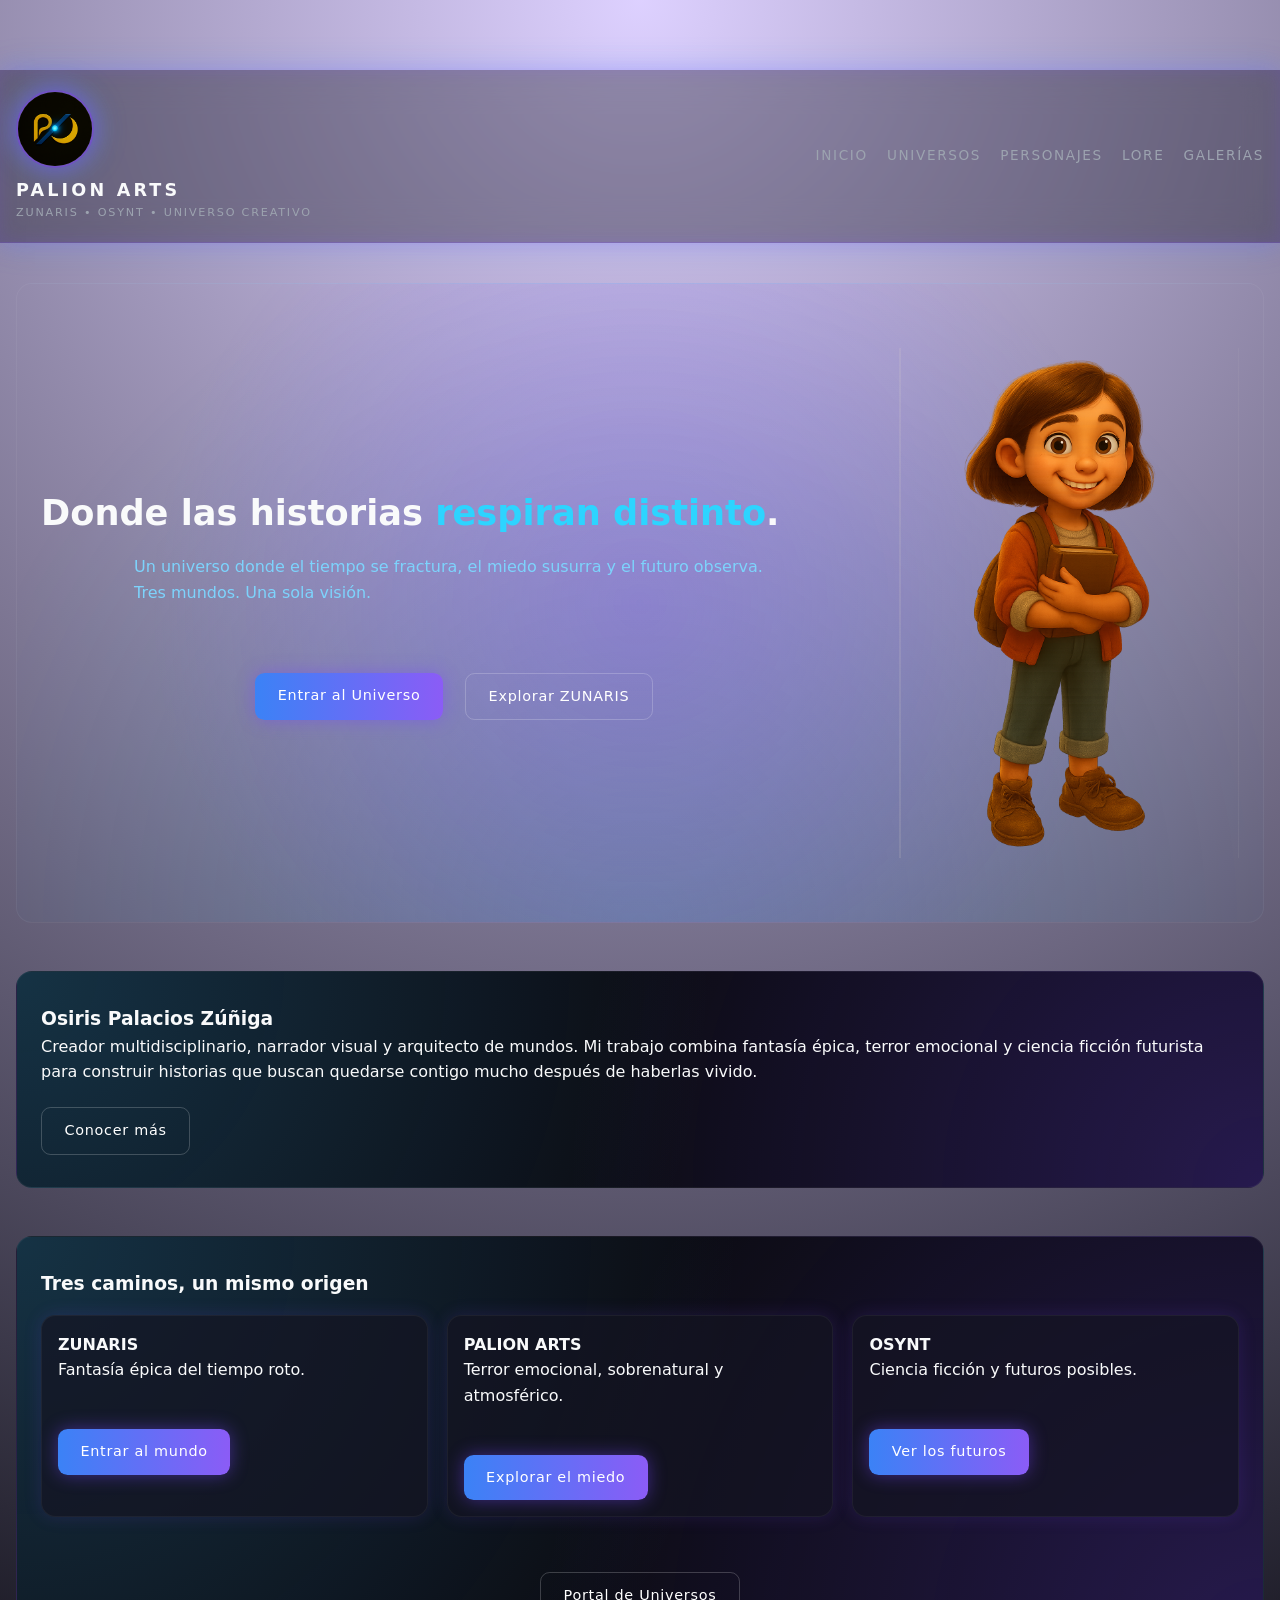
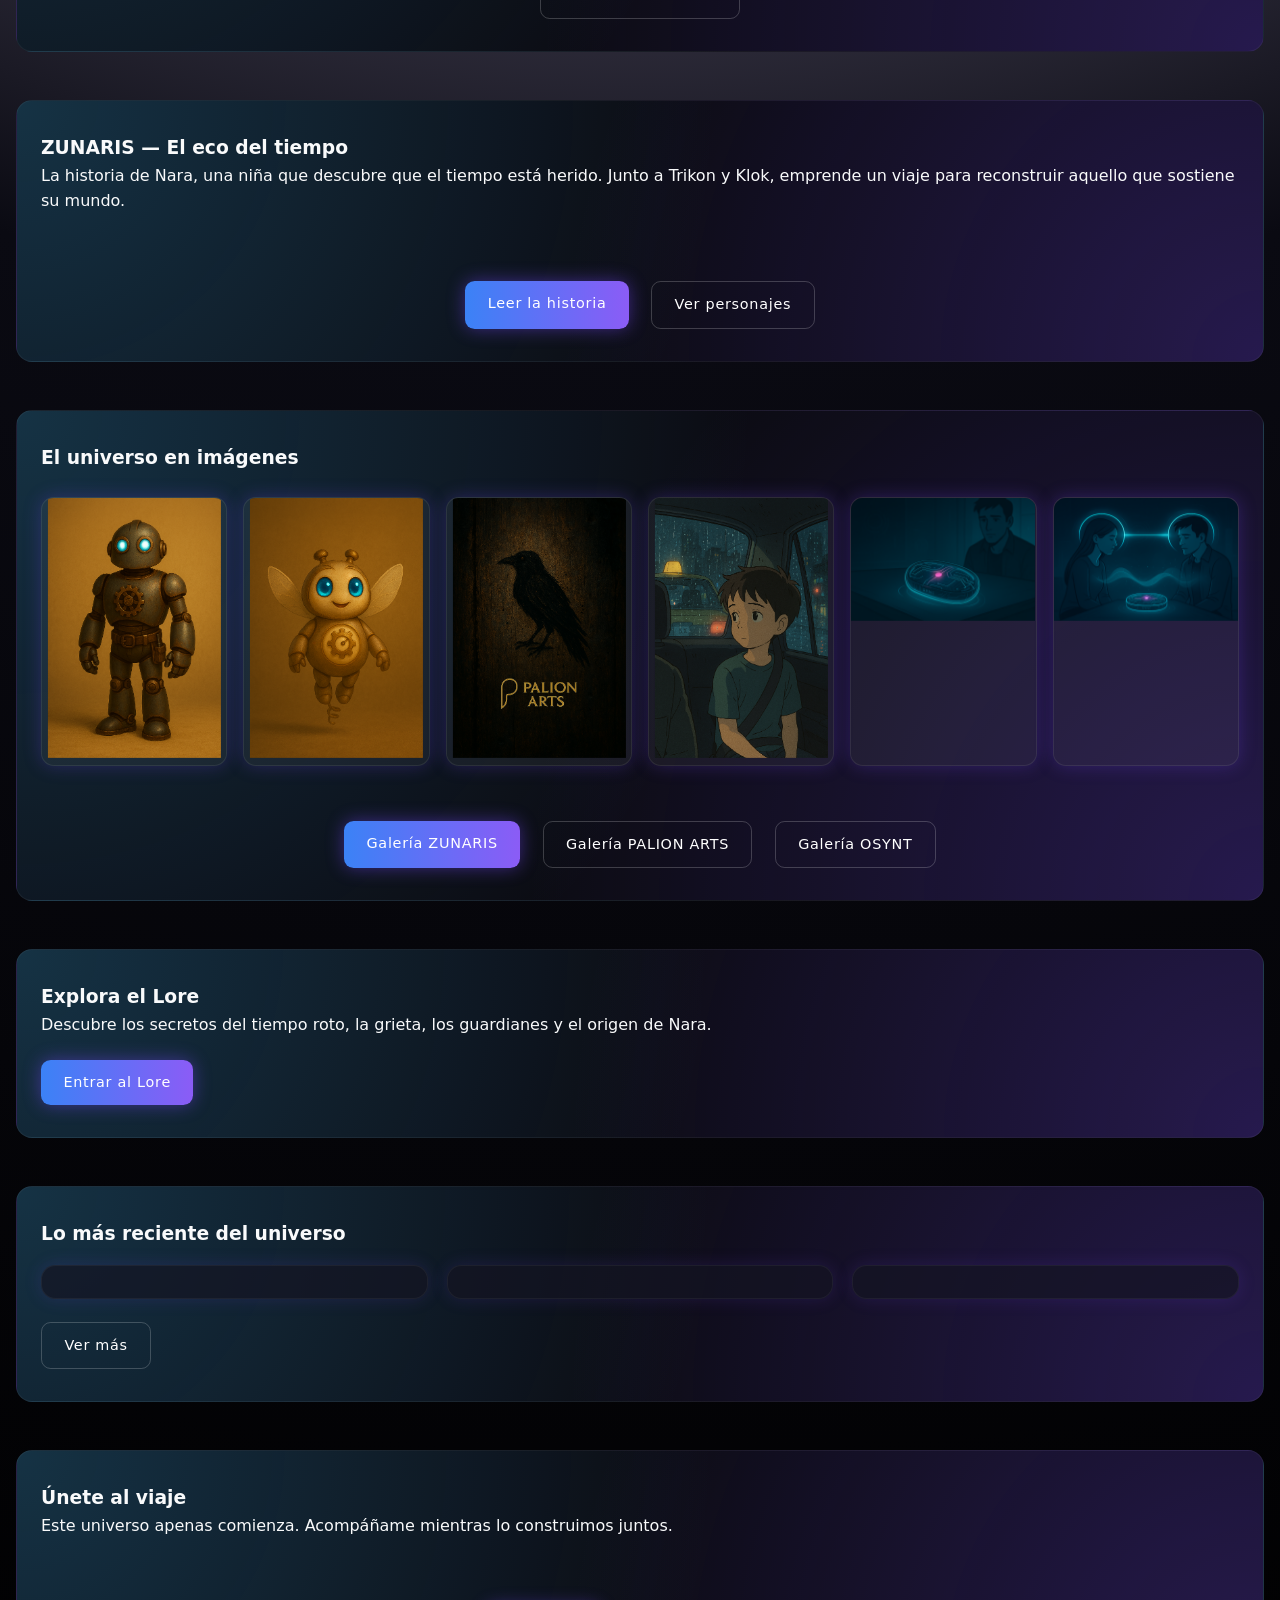
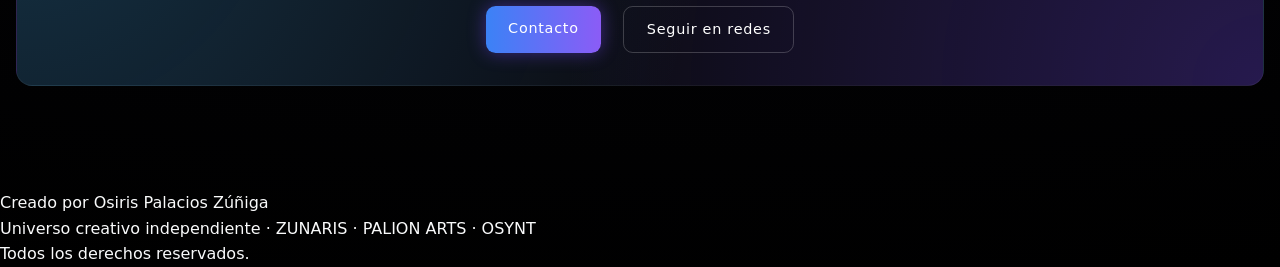
<file: index.html>
<!DOCTYPE html>
<html lang="es">
<head>
    <meta charset="UTF-8">
    <title>PALION ARTS | ZUNARIS • OSYNT</title>
    <meta name="viewport" content="width=device-width, initial-scale=1.0">

    <link rel="stylesheet" href="styles.css?v=40">
</head>

<body>

<div class="main-header">
    <div class="container header-inner">
        <div class="brand">
            <img src="fusion-logo.png" class="logo-img">
            <div class="brand-text">
                <h1>PALION ARTS</h1>
                <span>ZUNARIS • OSYNT • UNIVERSO CREATIVO</span>
            </div>
        </div>

        <nav>
            <ul>
                <li><a href="index.html">Inicio</a></li>
                <li><a href="universos.html">Universos</a></li>
                <li><a href="personajes.html">Personajes</a></li>
                <li><a href="lore.html">Lore</a></li>
                <li><a href="galerias.html">Galerías</a></li>
            </ul>
        </nav>
    </div>
</div>

<main class="container">

<section class="hero-home" id="inicio">
    <div class="hero-content">
        <div class="hero-text">
            <h2>Donde las historias <span>respiran distinto</span>.</h2>
            <p class="hero-subtitle">
                Un universo donde el tiempo se fractura, el miedo susurra y el futuro observa.
                Tres mundos. Una sola visión.
            </p>
            <div class="hero-buttons">
                <a href="universos.html" class="btn-primary">Entrar al Universo</a>
                <a href="#zunaris" class="btn-secondary">Explorar ZUNARIS</a>
            </div>
        </div>

        <div class="hero-nara">
            <img src="nara-1.png" alt="Nara" class="nara-hero-img">
        </div>
    </div>
</section>

<section class="creator">
    <h3>Osiris Palacios Zúñiga</h3>
    <p class="muted">
        Creador multidisciplinario, narrador visual y arquitecto de mundos.
        Mi trabajo combina fantasía épica, terror emocional y ciencia ficción futurista
        para construir historias que buscan quedarse contigo mucho después de haberlas vivido.
    </p>
    <a href="#sobre-mi" class="btn-secondary">Conocer más</a>
</section>

<section id="universo" class="brands">
    <h3>Tres caminos, un mismo origen</h3>

    <div class="grid-3">
        <div class="card">
            <h4>ZUNARIS</h4>
            <p class="muted">Fantasía épica del tiempo roto.</p>
            <a href="#zunaris" class="btn-primary">Entrar al mundo</a>
        </div>

        <div class="card">
            <h4>PALION ARTS</h4>
            <p class="muted">Terror emocional, sobrenatural y atmosférico.</p>
            <a href="#palion" class="btn-primary">Explorar el miedo</a>
        </div>

        <div class="card">
            <h4>OSYNT</h4>
            <p class="muted">Ciencia ficción y futuros posibles.</p>
            <a href="#osynt" class="btn-primary">Ver los futuros</a>
        </div>
    </div>

    <div class="hero-buttons" style="margin-top: 2rem;">
        <a href="universos.html" class="btn-secondary">Portal de Universos</a>
    </div>
</section>

<section class="featured-story">
    <h3>ZUNARIS — El eco del tiempo</h3>
    <p class="muted">
        La historia de Nara, una niña que descubre que el tiempo está herido.
        Junto a Trikon y Klok, emprende un viaje para reconstruir aquello que sostiene su mundo.
    </p>
    <div class="hero-buttons">
        <a href="#zunaris" class="btn-primary">Leer la historia</a>
        <a href="personajes.html" class="btn-secondary">Ver personajes</a>
    </div>
</section>

<section class="gallery-preview" id="galeria">
    <h3>El universo en imágenes</h3>

    <div class="gallery-grid">

        <div class="gallery-item" data-title="Klok">
            <img src="klok.png" alt="Klok - ZUNARIS">
        </div>

        <div class="gallery-item" data-title="Minutíe">
            <img src="minutie.png" alt="Minutíe - ZUNARIS">
        </div>

        <div class="gallery-item" data-title="El Cuervo">
            <img src="frame-6-el-cuervo.png" alt="Palion Arts - Cuervo">
        </div>

        <div class="gallery-item" data-title="La Casa">
            <img src="la-casa-1.png" alt="Palion Arts - La Casa">
        </div>

        <div class="gallery-item" data-title="Sync 1">
            <img src="frame-2-sync.png" alt="OSYNT - Sync 1">
        </div>

        <div class="gallery-item" data-title="Sync 2">
            <img src="frame-3-sync.png" alt="OSYNT - Sync 2">
        </div>

    </div>

    <div class="hero-buttons" style="margin-top: 2rem;">
        <a href="galeria-zunaris.html" class="btn-primary">Galería ZUNARIS</a>
        <a href="galeria-palion.html" class="btn-secondary">Galería PALION ARTS</a>
        <a href="galeria-osynt.html" class="btn-secondary">Galería OSYNT</a>
    </div>
</section>

<section class="lore-portal">
    <h3>Explora el Lore</h3>
    <p class="muted">
        Descubre los secretos del tiempo roto, la grieta, los guardianes y el origen de Nara.
    </p>
    <a href="lore.html" class="btn-primary">Entrar al Lore</a>
</section>

<section class="latest">
    <h3>Lo más reciente del universo</h3>
    <div class="grid-3">
        <div class="card small-card"></div>
        <div class="card small-card"></div>
        <div class="card small-card"></div>
    </div>
    <a href="#novedades" class="btn-secondary">Ver más</a>
</section>

<section class="cta-final">
    <h3>Únete al viaje</h3>
    <p class="muted">
        Este universo apenas comienza. Acompáñame mientras lo construimos juntos.
    </p>
    <div class="hero-buttons">
        <a href="#contacto" class="btn-primary">Contacto</a>
        <a href="#redes" class="btn-secondary">Seguir en redes</a>
    </div>
</section>

</main>

<footer>
    <div class="footer-inner">
        <span>Creado por Osiris Palacios Zúñiga</span>
        <p>Universo creativo independiente · ZUNARIS · PALION ARTS · OSYNT</p>
        <p>Todos los derechos reservados.</p>
    </div>
</footer>
<script>
document.addEventListener("scroll", () => {
    const header = document.querySelector(".main-header");
    if (window.scrollY > 10) {
        header.classList.add("scrolled");
    } else {
        header.classList.remove("scrolled");
    }
});
</script>

</body>
</html>
</file>
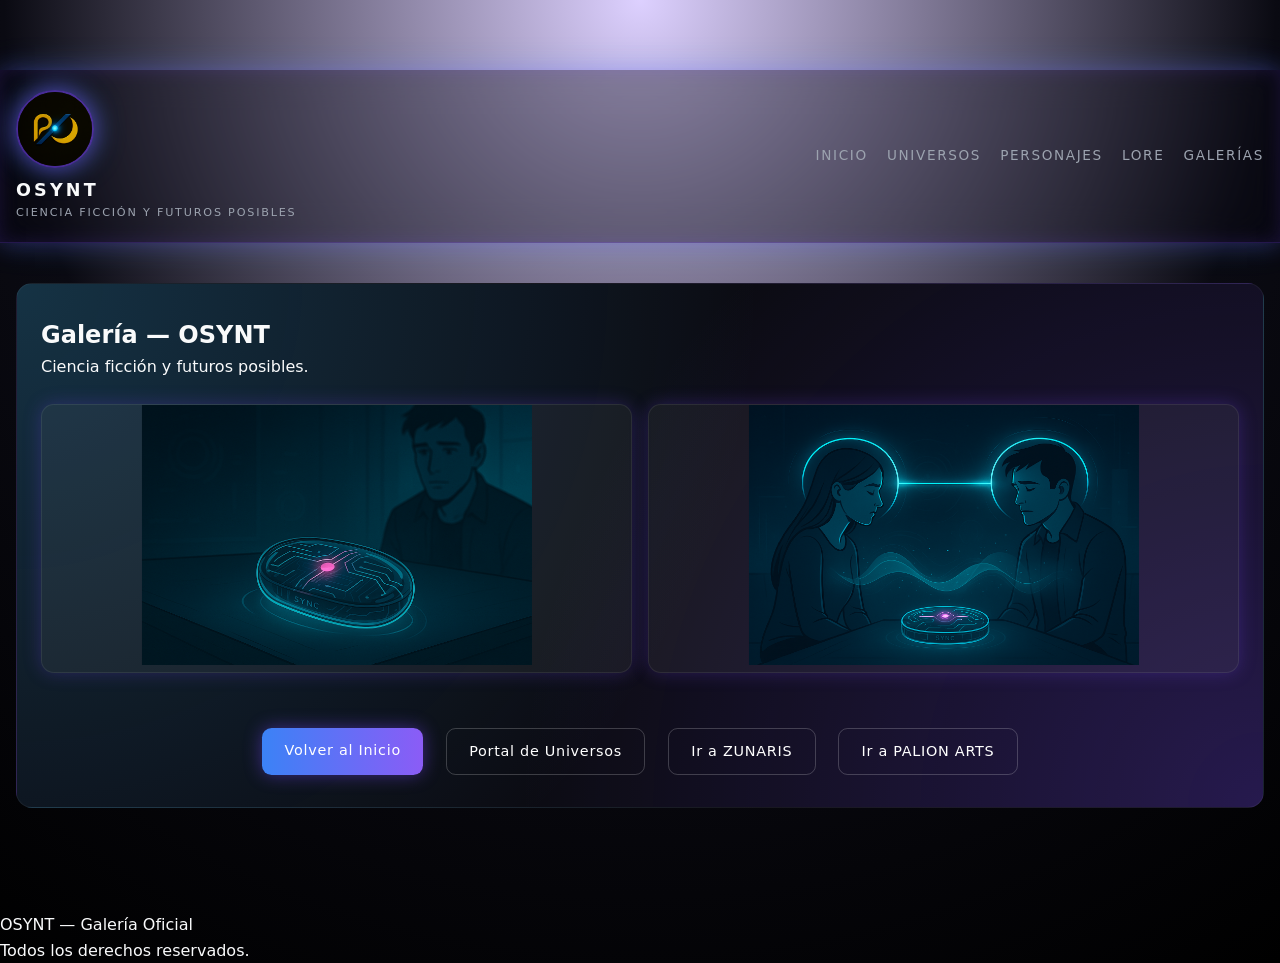
<file: galeria-osynt.html>
<!DOCTYPE html>
<html lang="es">
<head>
    <meta charset="UTF-8">
    <title>Galería OSYNT</title>
    <meta name="viewport" content="width=device-width, initial-scale=1.0">
    <link rel="stylesheet" href="styles.css">
</head>

<body>

<header class="main-header">
    <div class="container header-inner">
        <div class="brand">
            <img src="fusion-logo.png" class="logo-img">
            <div class="brand-text">
                <h1>OSYNT</h1>
                <span>Ciencia ficción y futuros posibles</span>
            </div>
        </div>

        <nav>
            <ul>
                <li><a href="index.html">Inicio</a></li>
                <li><a href="universos.html">Universos</a></li>
                <li><a href="personajes.html">Personajes</a></li>
                <li><a href="lore.html">Lore</a></li>
                <li><a href="galerias.html">Galerías</a></li>
            </ul>
        </nav>
    </div>
</header>

<main class="container">

<section class="gallery-preview">
    <h2>Galería — OSYNT</h2>
    <p class="muted">Ciencia ficción y futuros posibles.</p>

    <div class="gallery-grid">

        <div class="gallery-item" data-title="El Sync">
            <a href="frame-2-sync.png" target="_blank">
                <img src="frame-2-sync.png" alt="El Sync">
            </a>
        </div>

        <div class="gallery-item" data-title="Eiden y Lira">
            <a href="frame-3-sync.png" target="_blank">
                <img src="frame-3-sync.png" alt="Eiden y Lira">
            </a>
        </div>

    </div>

    <div class="hero-buttons" style="margin-top: 2rem;">
        <a href="index.html" class="btn-primary">Volver al Inicio</a>
        <a href="universos.html" class="btn-secondary">Portal de Universos</a>
        <a href="galeria-zunaris.html" class="btn-secondary">Ir a ZUNARIS</a>
        <a href="galeria-palion.html" class="btn-secondary">Ir a PALION ARTS</a>
    </div>

</section>

</main>

<footer>
    <div class="footer-inner">
        <span>OSYNT — Galería Oficial</span>
        <p>Todos los derechos reservados.</p>
    </div>
</footer>

</body>
</html>
</file>
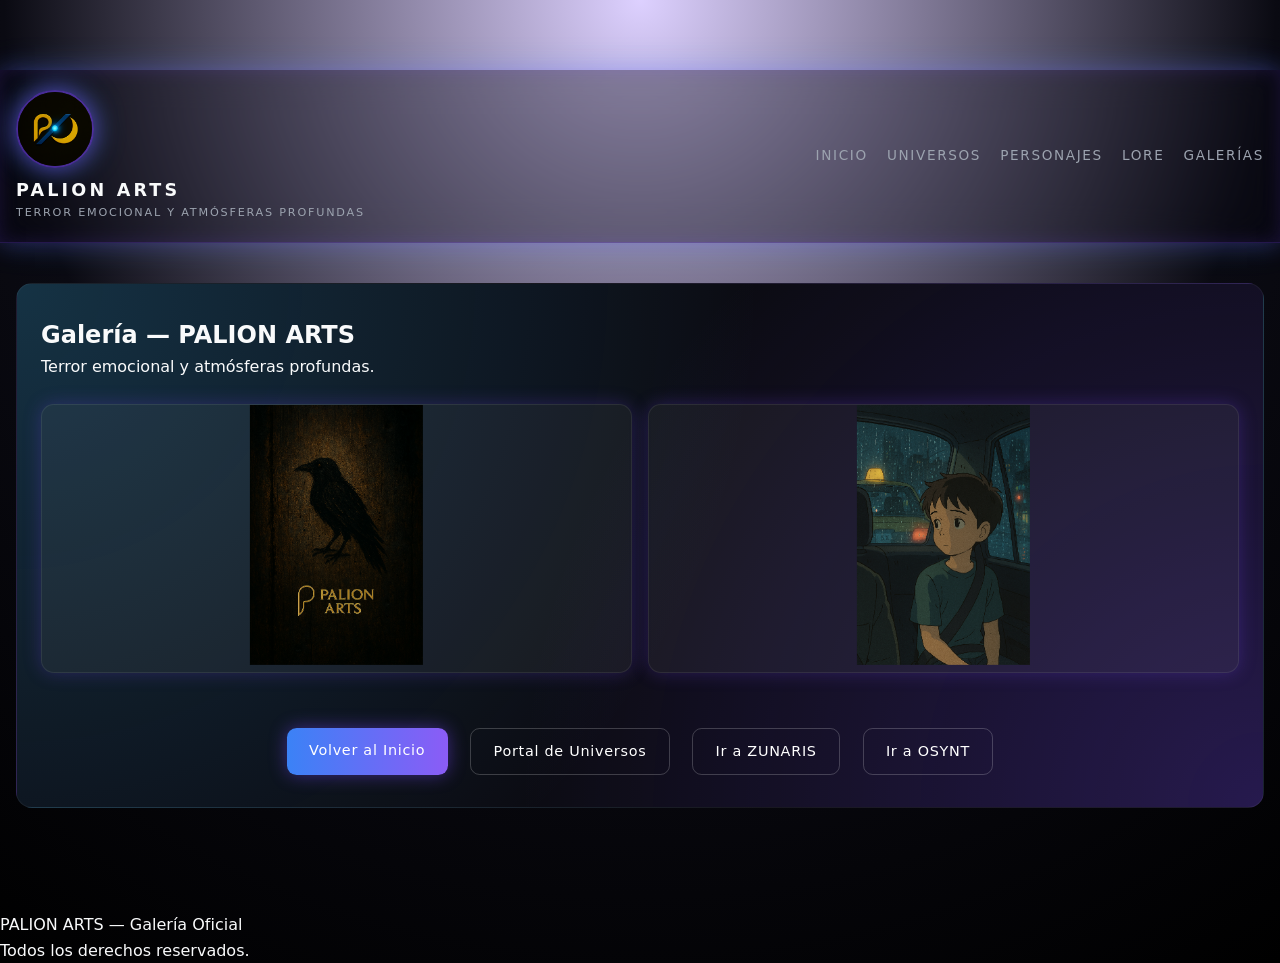
<file: galeria-palion.html>
<!DOCTYPE html>
<html lang="es">
<head>
    <meta charset="UTF-8">
    <title>Galería PALION ARTS</title>
    <meta name="viewport" content="width=device-width, initial-scale=1.0">
    <link rel="stylesheet" href="styles.css">
</head>

<body>

<header class="main-header">
    <div class="container header-inner">
        <div class="brand">
            <img src="fusion-logo.png" class="logo-img">
            <div class="brand-text">
                <h1>PALION ARTS</h1>
                <span>Terror emocional y atmósferas profundas</span>
            </div>
        </div>

        <nav>
            <ul>
                <li><a href="index.html">Inicio</a></li>
                <li><a href="universos.html">Universos</a></li>
                <li><a href="personajes.html">Personajes</a></li>
                <li><a href="lore.html">Lore</a></li>
                <li><a href="galerias.html">Galerías</a></li>
            </ul>
        </nav>
    </div>
</header>

<main class="container">

<section class="gallery-preview">
    <h2>Galería — PALION ARTS</h2>
    <p class="muted">Terror emocional y atmósferas profundas.</p>

    <div class="gallery-grid">

        <div class="gallery-item" data-title="El Cuervo">
            <a href="frame-6-el-cuervo.png" target="_blank">
                <img src="frame-6-el-cuervo.png" alt="El Cuervo">
            </a>
        </div>

        <div class="gallery-item" data-title="La Casa">
            <a href="la-casa-1.png" target="_blank">
                <img src="la-casa-1.png" alt="La Casa">
            </a>
        </div>

    </div>

    <div class="hero-buttons" style="margin-top: 2rem;">
        <a href="index.html" class="btn-primary">Volver al Inicio</a>
        <a href="universos.html" class="btn-secondary">Portal de Universos</a>
        <a href="galeria-zunaris.html" class="btn-secondary">Ir a ZUNARIS</a>
        <a href="galeria-osynt.html" class="btn-secondary">Ir a OSYNT</a>
    </div>

</section>

</main>

<footer>
    <div class="footer-inner">
        <span>PALION ARTS — Galería Oficial</span>
        <p>Todos los derechos reservados.</p>
    </div>
</footer>

</body>
</html>
</file>
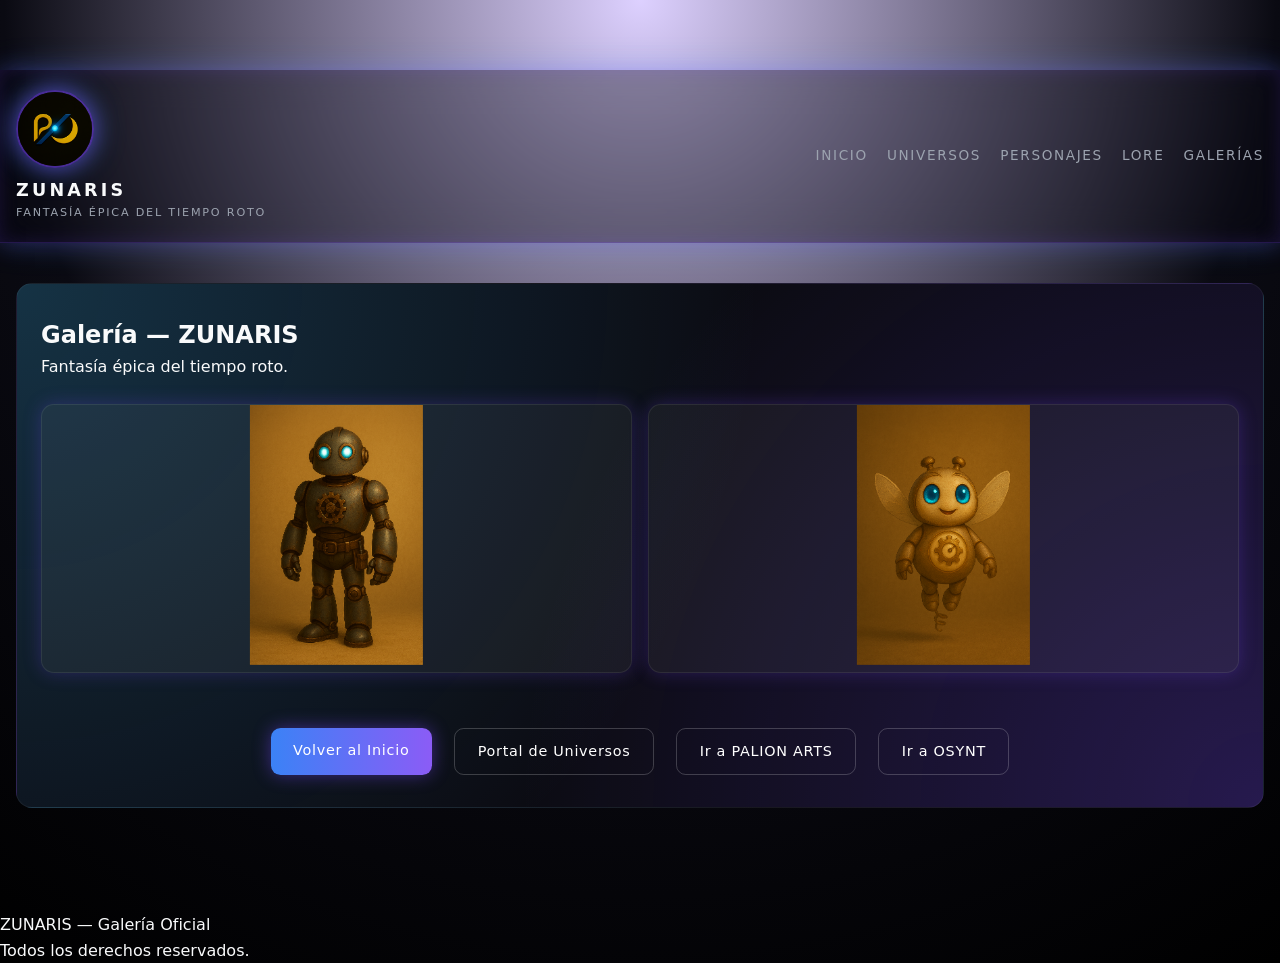
<file: galeria-zunaris.html>
<!DOCTYPE html>
<html lang="es">
<head>
    <meta charset="UTF-8">
    <title>Galería ZUNARIS</title>
    <meta name="viewport" content="width=device-width, initial-scale=1.0">
    <link rel="stylesheet" href="styles.css">
</head>

<body>

<header class="main-header">
    <div class="container header-inner">
        <div class="brand">
            <img src="fusion-logo.png" class="logo-img">
            <div class="brand-text">
                <h1>ZUNARIS</h1>
                <span>Fantasía épica del tiempo roto</span>
            </div>
        </div>

        <nav>
            <ul>
                <li><a href="index.html">Inicio</a></li>
                <li><a href="universos.html">Universos</a></li>
                <li><a href="personajes.html">Personajes</a></li>
                <li><a href="lore.html">Lore</a></li>
                <li><a href="galerias.html">Galerías</a></li>
            </ul>
        </nav>
    </div>
</header>

<main class="container">

<section class="gallery-preview">
    <h2>Galería — ZUNARIS</h2>
    <p class="muted">Fantasía épica del tiempo roto.</p>

    <div class="gallery-grid">

        <div class="gallery-item" data-title="Klok">
            <a href="klok.png" target="_blank">
                <img src="klok.png" alt="Klok">
            </a>
        </div>

        <div class="gallery-item" data-title="Minutíe">
            <a href="minutie.png" target="_blank">
                <img src="minutie.png" alt="Minutíe">
            </a>
        </div>

    </div>

    <div class="hero-buttons" style="margin-top: 2rem;">
        <a href="index.html" class="btn-primary">Volver al Inicio</a>
        <a href="universos.html" class="btn-secondary">Portal de Universos</a>
        <a href="galeria-palion.html" class="btn-secondary">Ir a PALION ARTS</a>
        <a href="galeria-osynt.html" class="btn-secondary">Ir a OSYNT</a>
    </div>

</section>

</main>

<footer>
    <div class="footer-inner">
        <span>ZUNARIS — Galería Oficial</span>
        <p>Todos los derechos reservados.</p>
    </div>
</footer>

</body>
</html>
</file>
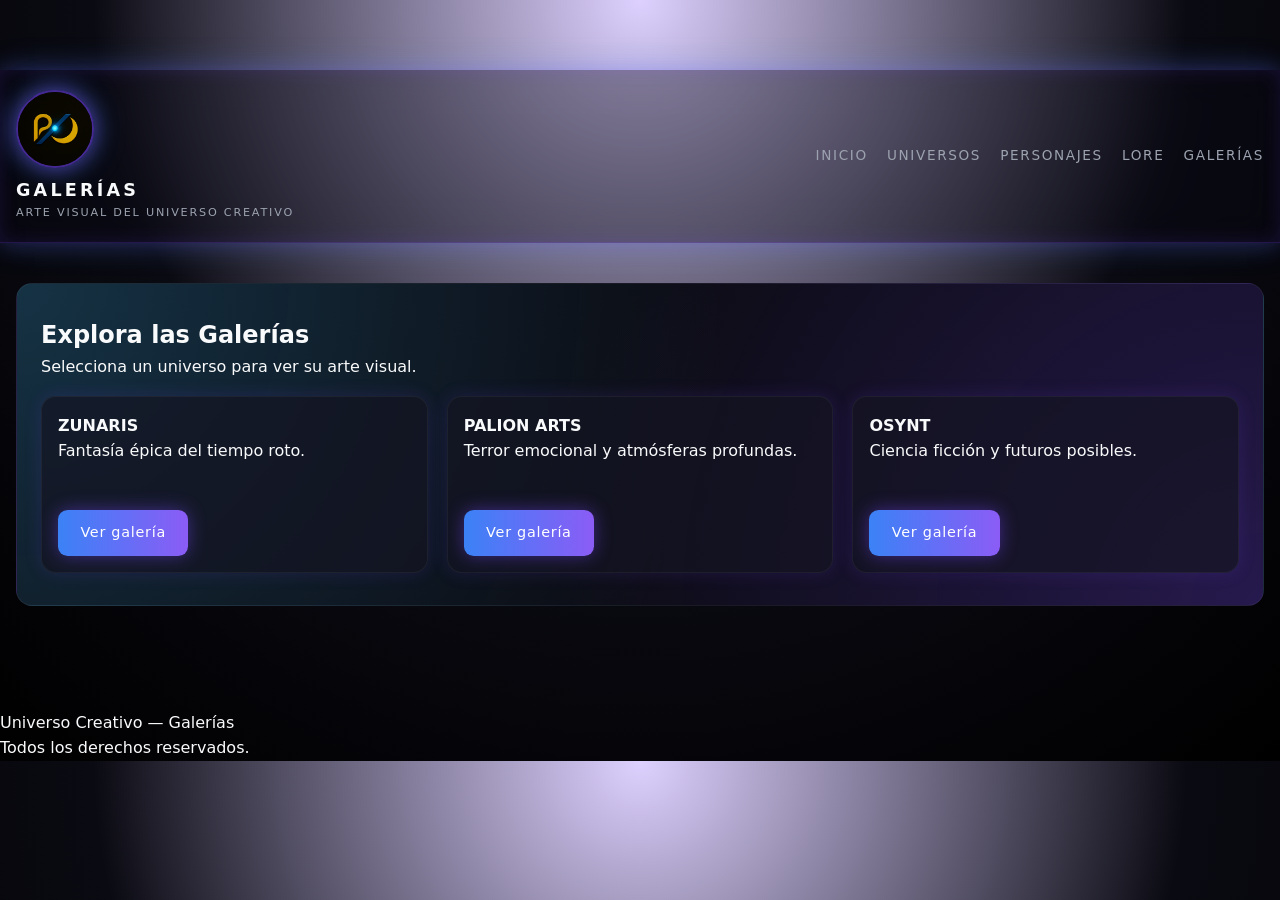
<file: galerias.html>
<!DOCTYPE html>
<html lang="es">
<head>
    <meta charset="UTF-8">
    <title>Galerías | Universo Creativo</title>
    <meta name="viewport" content="width=device-width, initial-scale=1.0">
    <link rel="stylesheet" href="styles.css">
</head>

<body>

<!-- HEADER CINEMATOGRÁFICO -->
<header class="main-header">
    <div class="container header-inner">
        <div class="brand">
            <img src="fusion-logo.png" class="logo-img">
            <div class="brand-text">
                <h1>GALERÍAS</h1>
                <span>Arte visual del universo creativo</span>
            </div>
        </div>

        <nav>
            <ul>
                <li><a href="index.html">Inicio</a></li>
                <li><a href="universos.html">Universos</a></li>
                <li><a href="personajes.html">Personajes</a></li>
                <li><a href="lore.html">Lore</a></li>
                <li><a href="galerias.html">Galerías</a></li>
            </ul>
        </nav>
    </div>
</header>

<main class="container">

<section class="brands">
    <h2>Explora las Galerías</h2>
    <p class="muted">Selecciona un universo para ver su arte visual.</p>

    <div class="grid-3">

        <div class="card">
            <h4>ZUNARIS</h4>
            <p class="muted">Fantasía épica del tiempo roto.</p>
            <a href="galeria-zunaris.html" class="btn-primary">Ver galería</a>
        </div>

        <div class="card">
            <h4>PALION ARTS</h4>
            <p class="muted">Terror emocional y atmósferas profundas.</p>
            <a href="galeria-palion.html" class="btn-primary">Ver galería</a>
        </div>

        <div class="card">
            <h4>OSYNT</h4>
            <p class="muted">Ciencia ficción y futuros posibles.</p>
            <a href="galeria-osynt.html" class="btn-primary">Ver galería</a>
        </div>

    </div>
</section>

</main>

<footer>
    <div class="footer-inner">
        <span>Universo Creativo — Galerías</span>
        <p>Todos los derechos reservados.</p>
    </div>
</footer>

</body>
</html>
</file>
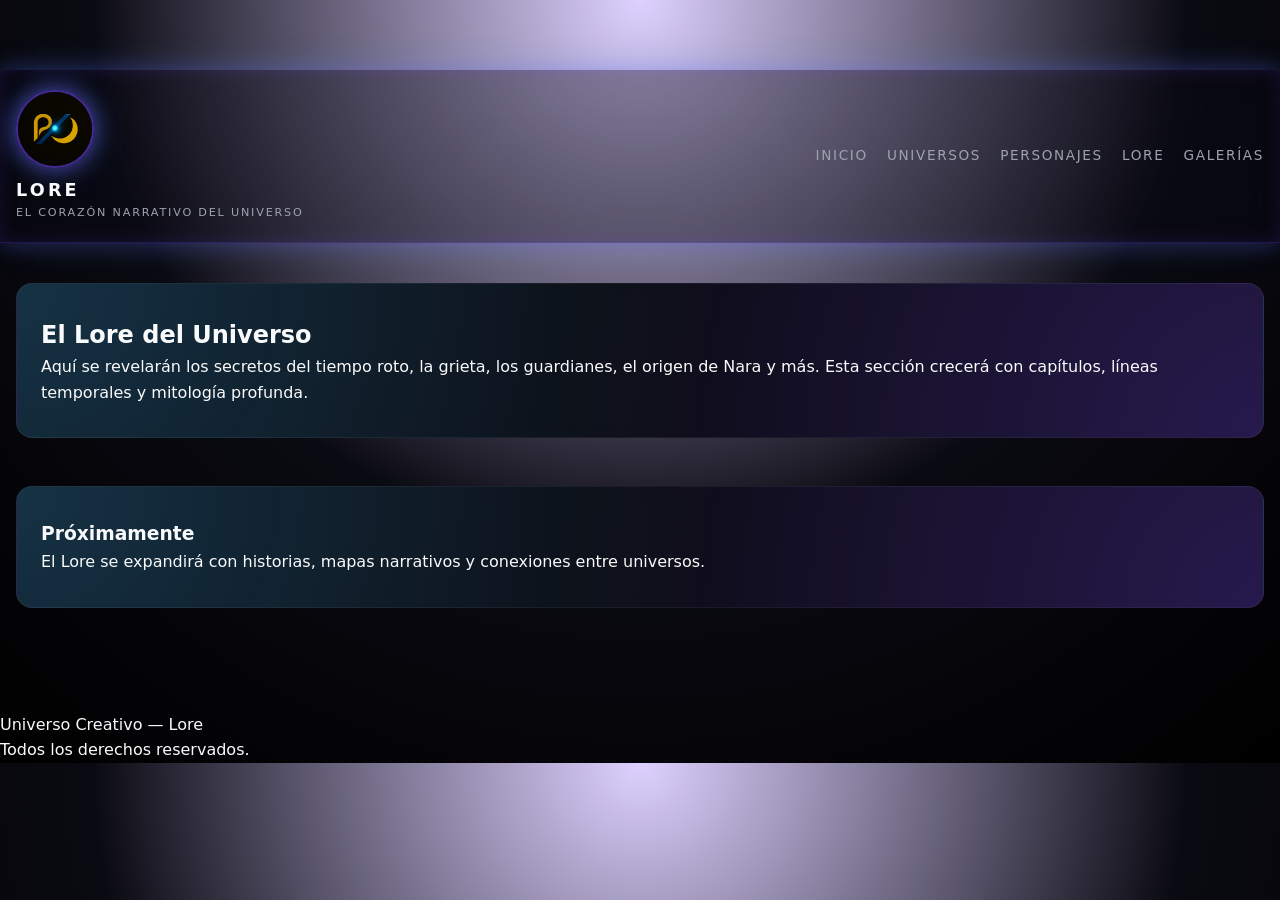
<file: lore.html>
<!DOCTYPE html>
<html lang="es">
<head>
    <meta charset="UTF-8">
    <title>Lore | Universo Creativo</title>
    <meta name="viewport" content="width=device-width, initial-scale=1.0">
    <link rel="stylesheet" href="styles.css">
</head>

<body>

<header class="main-header">
    <div class="container header-inner">
        <div class="brand">
            <img src="fusion-logo.png" class="logo-img">
            <div class="brand-text">
                <h1>LORE</h1>
                <span>El corazón narrativo del universo</span>
            </div>
        </div>

        <nav>
            <ul>
                <li><a href="index.html">Inicio</a></li>
                <li><a href="universos.html">Universos</a></li>
                <li><a href="personajes.html">Personajes</a></li>
                <li><a href="lore.html">Lore</a></li>
                <li><a href="galerias.html">Galerías</a></li>
            </ul>
        </nav>
    </div>
</header>

<main class="container">

<section class="creator">
    <h2>El Lore del Universo</h2>
    <p class="muted">
        Aquí se revelarán los secretos del tiempo roto, la grieta, los guardianes, 
        el origen de Nara y más. Esta sección crecerá con capítulos, líneas temporales 
        y mitología profunda.
    </p>
</section>

<section class="gallery-preview">
    <h3>Próximamente</h3>
    <p class="muted">
        El Lore se expandirá con historias, mapas narrativos y conexiones entre universos.
    </p>
</section>

</main>

<footer>
    <div class="footer-inner">
        <span>Universo Creativo — Lore</span>
        <p>Todos los derechos reservados.</p>
    </div>
</footer>

</body>
</html>
</file>
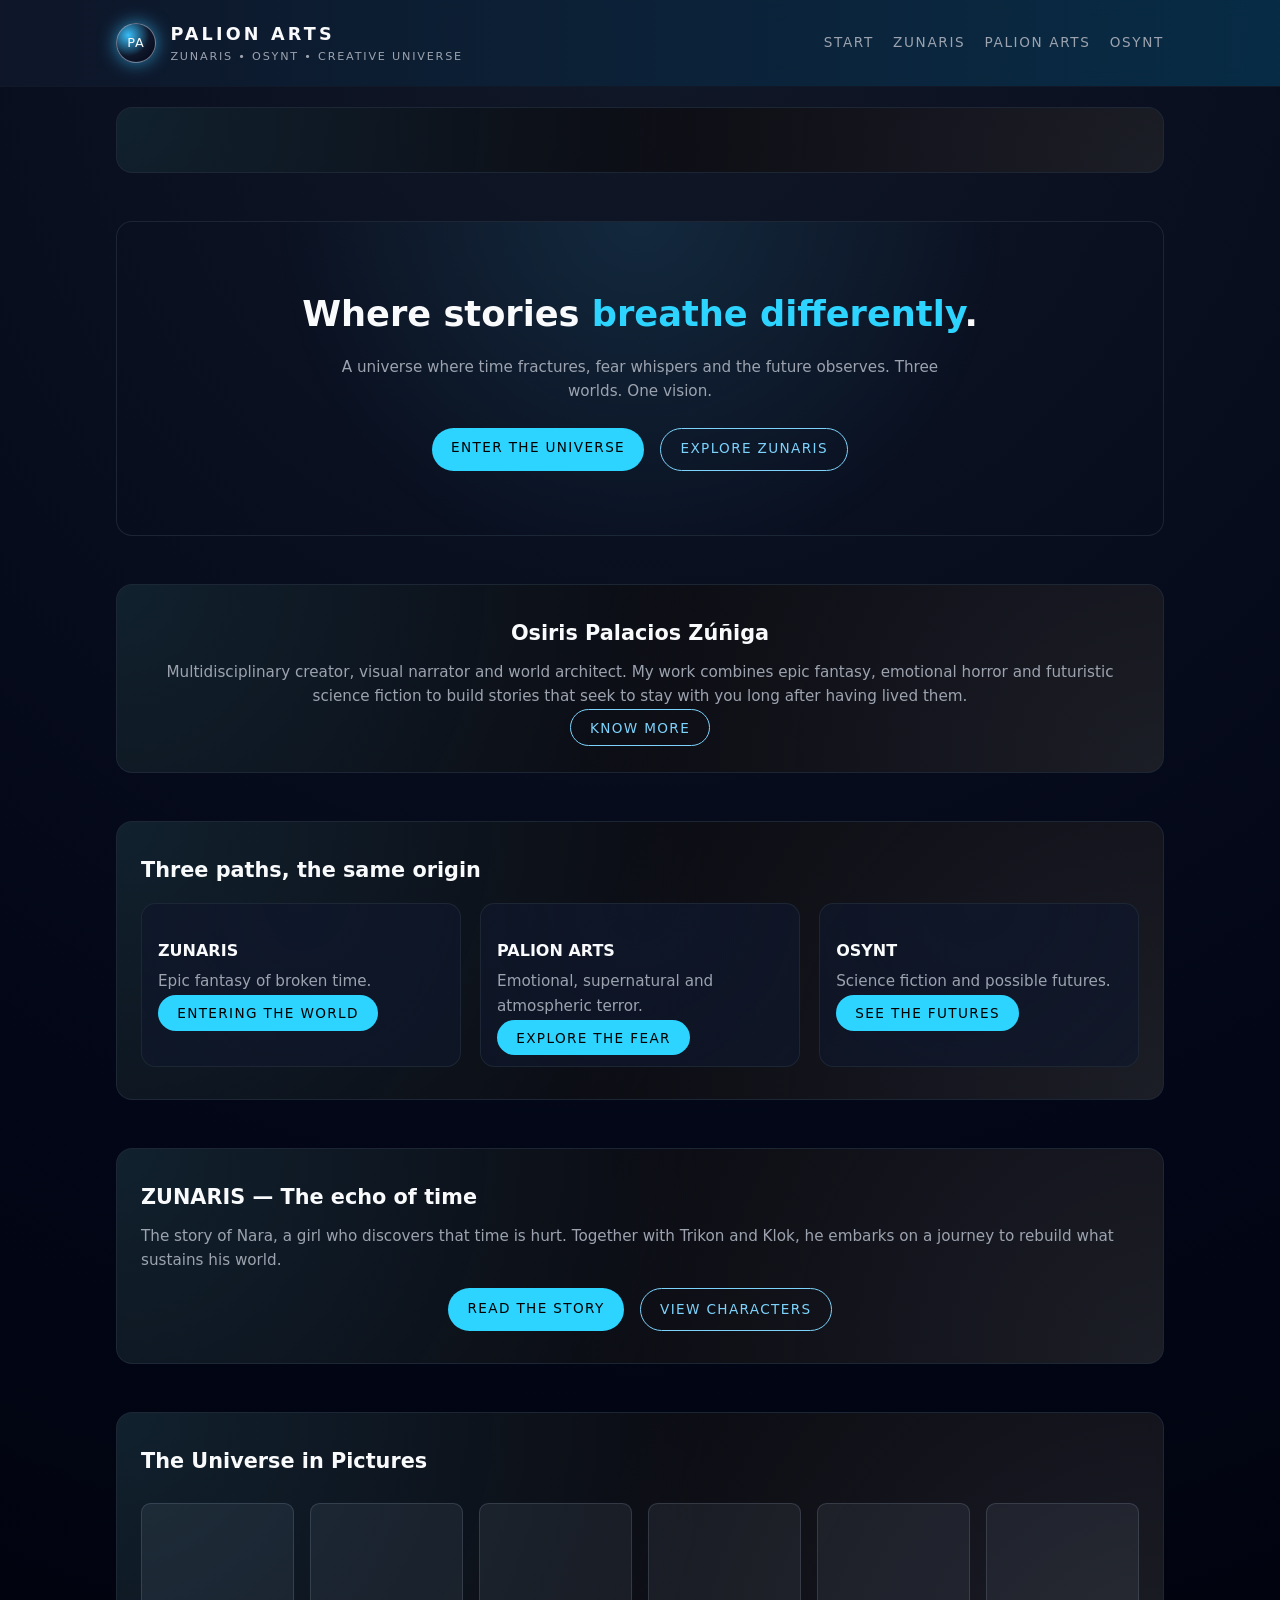
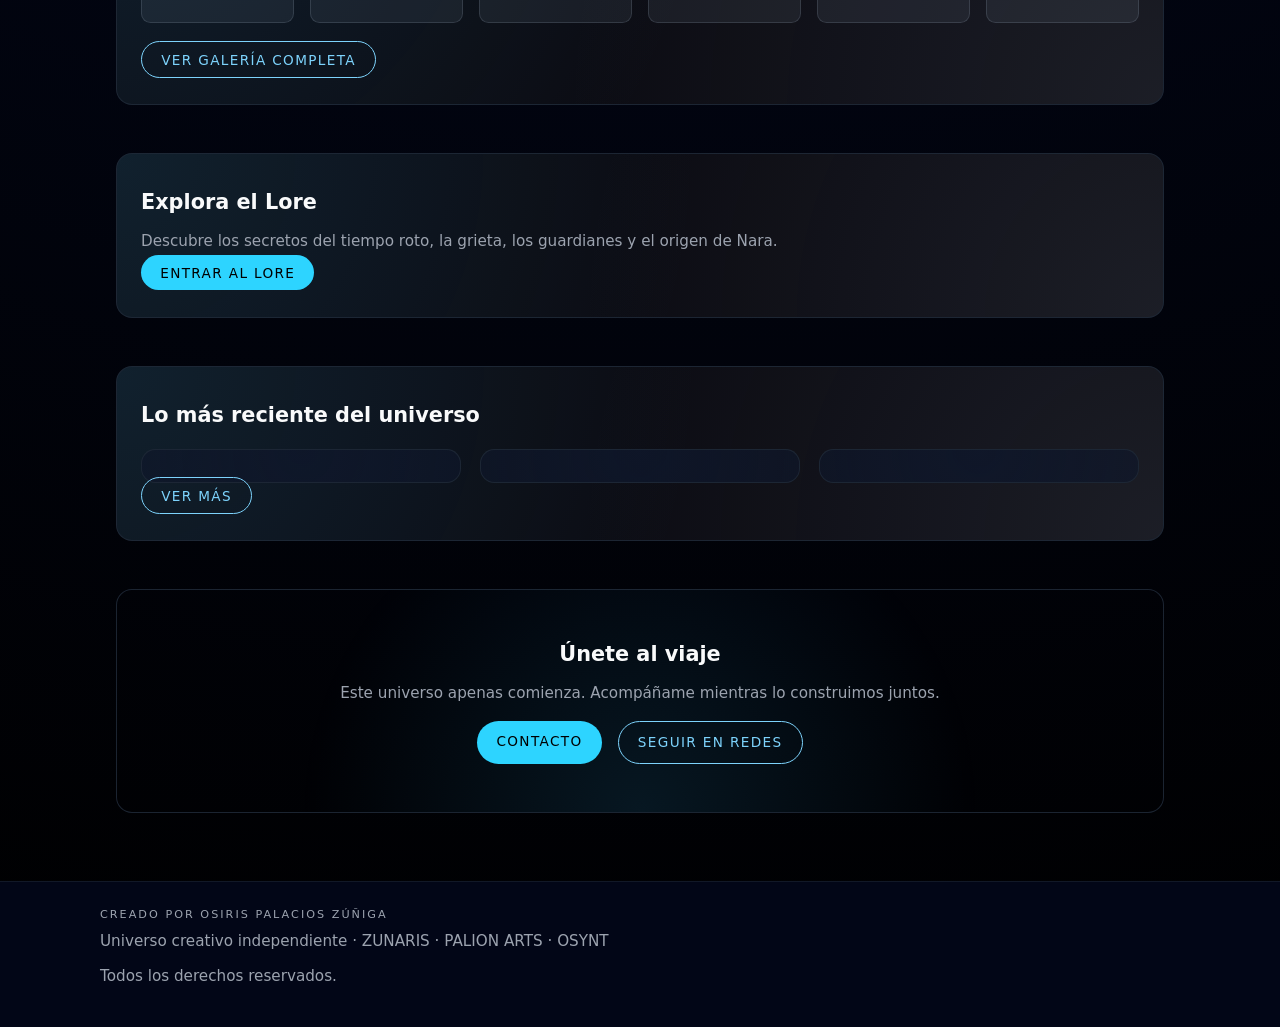
<file: PALION ARTS _ ZUNARIS • OSYNT.html>
<!DOCTYPE html>
<html lang="en"><head>
<meta http-equiv="content-type" content="text/html; charset=UTF-8">
    <meta charset="UTF-8">
    <title>PALION ARTS | ZUNARIS • OSYNT</title>
    <meta name="viewport" content="width=device-width, initial-scale=1.0">
    <style>
        :root {
            --bg-main: #050509;
            --bg-section: #0b0b12;
            --accent: #2dd4ff;
            --accent-soft: #7dd3fc;
            --text-main: #f9fafb;
            --text-muted: #9ca3af;
            --danger: #f97373;
            --font-main: system-ui, -apple-system, BlinkMacSystemFont, "Segoe UI", sans-serif;
        }

        * {
            box-sizing: border-box;
            margin: 0;
            padding: 0;
        }

        body {
            font-family: var(--font-main);
            background: radial-gradient(circle at top, #111827 0, #020617 45%, #000 100%);
            color: var(--text-main);
            line-height: 1.6;
        }

        header {
            border-bottom: 1px solid #111827;
            background: linear-gradient(to right, rgba(15,23,42,0.95), rgba(8,47,73,0.9));
            backdrop-filter: blur(10px);
            position: sticky;
            top: 0;
            z-index: 50;
        }

        .container {
            max-width: 1080px;
            margin: 0 auto;
            padding: 1.25rem 1rem;
        }

        .header-inner {
            display: flex;
            align-items: center;
            justify-content: space-between;
            gap: 1.5rem;
        }

        .brand {
            display: flex;
            align-items: center;
            gap: 0.9rem;
        }

        .logo {
            width: 40px;
            height: 40px;
            border-radius: 999px;
            background: radial-gradient(circle at 30% 30%, #38bdf8, #0f172a 55%, #020617 100%);
            border: 1px solid rgba(148,163,184,0.7);
            display: flex;
            align-items: center;
            justify-content: center;
            box-shadow: 0 0 18px rgba(56,189,248,0.7);
            font-size: 0.8rem;
            letter-spacing: 0.08em;
            text-transform: uppercase;
            color: var(--text-main);
        }

        .brand-text h1 {
            font-size: 1.1rem;
            letter-spacing: 0.18em;
            text-transform: uppercase;
        }

        .brand-text span {
            display: block;
            font-size: 0.7rem;
            color: var(--text-muted);
            letter-spacing: 0.16em;
            text-transform: uppercase;
        }

        nav ul {
            list-style: none;
            display: flex;
            gap: 1.2rem;
            font-size: 0.85rem;
            letter-spacing: 0.12em;
            text-transform: uppercase;
        }

        nav a {
            color: var(--text-muted);
            text-decoration: none;
            padding-bottom: 0.2rem;
            border-bottom: 1px solid transparent;
            transition: color 0.2s ease, border-color 0.2s ease;
        }

        nav a:hover {
            color: var(--accent-soft);
            border-color: var(--accent-soft);
        }

        main {
            padding: 2.5rem 1rem 3.5rem;
        }

        section {
            margin-bottom: 3rem;
            padding: 2rem 1.5rem;
            border-radius: 1rem;
            background: radial-gradient(circle at top left, rgba(56,189,248,0.12), transparent 55%),
                        radial-gradient(circle at bottom right, rgba(148,163,184,0.12), transparent 55%),
                        var(--bg-section);
            border: 1px solid rgba(31,41,55,0.9);
        }

        .hero {
            text-align: left;
        }

        .hero-kicker {
            font-size: 0.8rem;
            letter-spacing: 0.22em;
            text-transform: uppercase;
            color: var(--accent-soft);
            margin-bottom: 0.75rem;
        }

        .hero h2 {
            font-size: 1.9rem;
            margin-bottom: 0.75rem;
        }

        .hero h2 span {
            color: var(--accent);
        }

        .hero-subtitle {
            font-size: 0.95rem;
            color: var(--text-muted);
            max-width: 40rem;
            margin-bottom: 1.4rem;
        }

        .hero-highlight {
            font-style: italic;
            color: var(--text-main);
        }

        .pill-row {
            display: flex;
            flex-wrap: wrap;
            gap: 0.6rem;
            margin-top: 0.5rem;
        }

        .pill {
            font-size: 0.75rem;
            padding: 0.25rem 0.7rem;
            border-radius: 999px;
            border: 1px solid rgba(148,163,184,0.6);
            color: var(--text-muted);
        }

        h3 {
            font-size: 1.3rem;
            margin-bottom: 0.6rem;
        }

        h4 {
            font-size: 1rem;
            margin-top: 1.1rem;
            margin-bottom: 0.35rem;
        }

        p {
            font-size: 0.95rem;
            margin-bottom: 0.4rem;
        }

        .muted {
            color: var(--text-muted);
        }

        .grid-3 {
            display: grid;
            grid-template-columns: repeat(auto-fit, minmax(230px, 1fr));
            gap: 1.2rem;
            margin-top: 1rem;
        }

        .card {
            padding: 1rem;
            border-radius: 0.9rem;
            border: 1px solid rgba(31,41,55,0.9);
            background: radial-gradient(circle at top, rgba(15,23,42,0.9), rgba(15,23,42,0.7));
        }

        .tag {
            font-size: 0.7rem;
            letter-spacing: 0.18em;
            text-transform: uppercase;
            color: var(--accent-soft);
            margin-bottom: 0.3rem;
        }

        .tag-danger {
            color: var(--danger);
        }

        footer {
            border-top: 1px solid #111827;
            padding: 1.5rem 1rem 2rem;
            background: #020617;
        }

        .footer-inner {
            max-width: 1080px;
            margin: 0 auto;
            font-size: 0.8rem;
            color: var(--text-muted);
            display: flex;
            flex-direction: column;
            gap: 0.3rem;
        }

        .footer-inner span {
            text-transform: uppercase;
            letter-spacing: 0.18em;
            font-size: 0.7rem;
        }

        @media (max-width: 720px) {
            .header-inner {
                flex-direction: column;
                align-items: flex-start;
            }
            nav ul {
                flex-wrap: wrap;
                justify-content: flex-start;
            }
            .hero h2 {
                font-size: 1.6rem;
            }
            section {
                padding: 1.6rem 1.2rem;
            }
        }
/* HERO HOME */
.hero-home {
    padding: 4rem 1rem;
    text-align: center;
    background: radial-gradient(circle at top, rgba(56,189,248,0.12), transparent 60%);
}

.hero-home h2 {
    font-size: 2.2rem;
    margin-bottom: 0.8rem;
}

.hero-home h2 span {
    color: var(--accent);
}

.hero-subtitle {
    max-width: 40rem;
    margin: 0 auto 1.5rem;
    color: var(--text-muted);
}

.hero-buttons {
    display: flex;
    justify-content: center;
    gap: 1rem;
    margin-top: 1rem;
}

/* BUTTONS */
.btn-primary,
.btn-secondary {
    padding: 0.6rem 1.2rem;
    border-radius: 999px;
    text-decoration: none;
    font-size: 0.85rem;
    letter-spacing: 0.1em;
    text-transform: uppercase;
    transition: 0.2s ease;
}

.btn-primary {
    background: var(--accent);
    color: #000;
}

.btn-primary:hover {
    background: var(--accent-soft);
}

.btn-secondary {
    border: 1px solid var(--accent-soft);
    color: var(--accent-soft);
}

.btn-secondary:hover {
    background: rgba(125,211,252,0.1);
}

/* CREATOR */
.creator {
    text-align: center;
    margin-top: 3rem;
}

/* GALLERY */
.gallery-grid {
    display: grid;
    grid-template-columns: repeat(auto-fit, minmax(140px, 1fr));
    gap: 1rem;
    margin: 1.5rem 0;
}

.gallery-item {
    height: 120px;
    background: rgba(148,163,184,0.1);
    border: 1px solid rgba(148,163,184,0.2);
    border-radius: 0.6rem;
}

/* CTA FINAL */
.cta-final {
    text-align: center;
    padding: 3rem 1rem;
    background: radial-gradient(circle at bottom, rgba(56,189,248,0.12), transparent 60%);
}
    </style>
</head>
<body>

<header>
    <div class="container header-inner">
        <div class="brand">
            <div class="logo">PA</div>
            <!-- Aquí puedes reemplazar el círculo por tu logo fusionado como imagen:
                 <img src="logo-fusionado.png" alt="Logo PALIONT ARTS" class="logo-img"> -->
            <div class="brand-text">
                <h1>PALION ARTS</h1>
                <span>ZUNARIS • OSYNT • CREATIVE UNIVERSE</span>
            </div>
        </div>
        <nav>
            <ul>
                <li><a href="#inicio">Start</a></li>
                <li><a href="#zunaris">Zunaris</a></li>
                <li><a href="#palion">Palion Arts</a></li>
                <li><a href="#osynt">Osynt</a></li>
            </ul>
        </nav>
    </div>
</header>
 <main class="container">

<section id="inicio"></section>

    <!-- HERO PRINCIPAL -->
    <section class="hero-home">
        <div class="hero-content">
            <h2>Where stories <span>breathe differently</span>.</h2>
            <p class="hero-subtitle">
                A universe where time fractures, fear whispers and the future observes.
                Three worlds. One vision.
            </p>
            <div class="hero-buttons">
                <a href="#universo" class="btn-primary">Enter the Universe</a>
                <a href="#zunaris" class="btn-secondary">Explore ZUNARIS</a>
            </div>
        </div>
    </section>

    <!-- PRESENTACIÓN DEL CREADOR -->
    <section class="creator">
        <h3>Osiris Palacios Zúñiga</h3>
        <p class="muted">
            Multidisciplinary creator, visual narrator and world architect.
            My work combines epic fantasy, emotional horror and futuristic science fiction
            to build stories that seek to stay with you long after having lived them.
        </p>
        <a href="#sobre-mi" class="btn-secondary">Know more</a>
    </section>

    <!-- TRES MARCAS -->
    <section id="universo" class="brands">
        <h3>Three paths, the same origin</h3>

        <div class="grid-3">
            <div class="card">
                <h4>ZUNARIS</h4>
                <p class="muted">Epic fantasy of broken time.</p>
                <a href="#zunaris" class="btn-primary">Entering the world</a>
            </div>

            <div class="card">
                <h4>PALION ARTS</h4>
                <p class="muted">Emotional, supernatural and atmospheric terror.</p>
                <a href="#palion" class="btn-primary">Explore the fear</a>
            </div>

            <div class="card">
                <h4>OSYNT</h4>
                <p class="muted">Science fiction and possible futures.</p>
                <a href="#osynt" class="btn-primary">See the futures</a>
            </div>
        </div>
    </section>

    <!-- HISTORIA DESTACADA -->
    <section class="featured-story">
        <h3>ZUNARIS — The echo of time</h3>
        <p class="muted">
            The story of Nara, a girl who discovers that time is hurt.
            Together with Trikon and Klok, he embarks on a journey to rebuild what sustains his world.
        </p>
        <div class="hero-buttons">
            <a href="#zunaris" class="btn-primary">Read the story</a>
            <a href="#personajes" class="btn-secondary">View characters</a>
        </div>
    </section>

    <!-- GALERÍA DESTACADA -->
    <section class="gallery-preview">
        <h3>The Universe in Pictures</h3>
        <div class="gallery-grid">
            <div class="gallery-item"></div>
            <div class="gallery-item"></div>
            <div class="gallery-item"></div>
            <div class="gallery-item"></div>
            <div class="gallery-item"></div>
            <div class="gallery-item"></div>
        </div>
        <a href="#galeria" class="btn-secondary">Ver galería completa</a>
    </section>

    <!-- PORTAL NARRATIVO -->
    <section class="lore-portal">
        <h3>Explora el Lore</h3>
        <p class="muted">
            Descubre los secretos del tiempo roto, la grieta, los guardianes y el origen de Nara.
        </p>
        <a href="#lore" class="btn-primary">Entrar al Lore</a>
    </section>

    <!-- ÚLTIMAS PUBLICACIONES -->
    <section class="latest">
        <h3>Lo más reciente del universo</h3>
        <div class="grid-3">
            <div class="card small-card"></div>
            <div class="card small-card"></div>
            <div class="card small-card"></div>
        </div>
        <a href="#novedades" class="btn-secondary">Ver más</a>
    </section>

    <!-- CTA FINAL -->
    <section class="cta-final">
        <h3>Únete al viaje</h3>
        <p class="muted">
            Este universo apenas comienza. Acompáñame mientras lo construimos juntos.
        </p>
        <div class="hero-buttons">
            <a href="#contacto" class="btn-primary">Contacto</a>
            <a href="#redes" class="btn-secondary">Seguir en redes</a>
        </div>
    </section>

</main>
<footer>
    <div class="footer-inner">
        <span>Creado por Osiris Palacios Zúñiga</span>
        <p>Universo creativo independiente · ZUNARIS · PALION ARTS · OSYNT</p>
        <p>Todos los derechos reservados.</p>
    </div>
</footer>




</body></html>
</file>
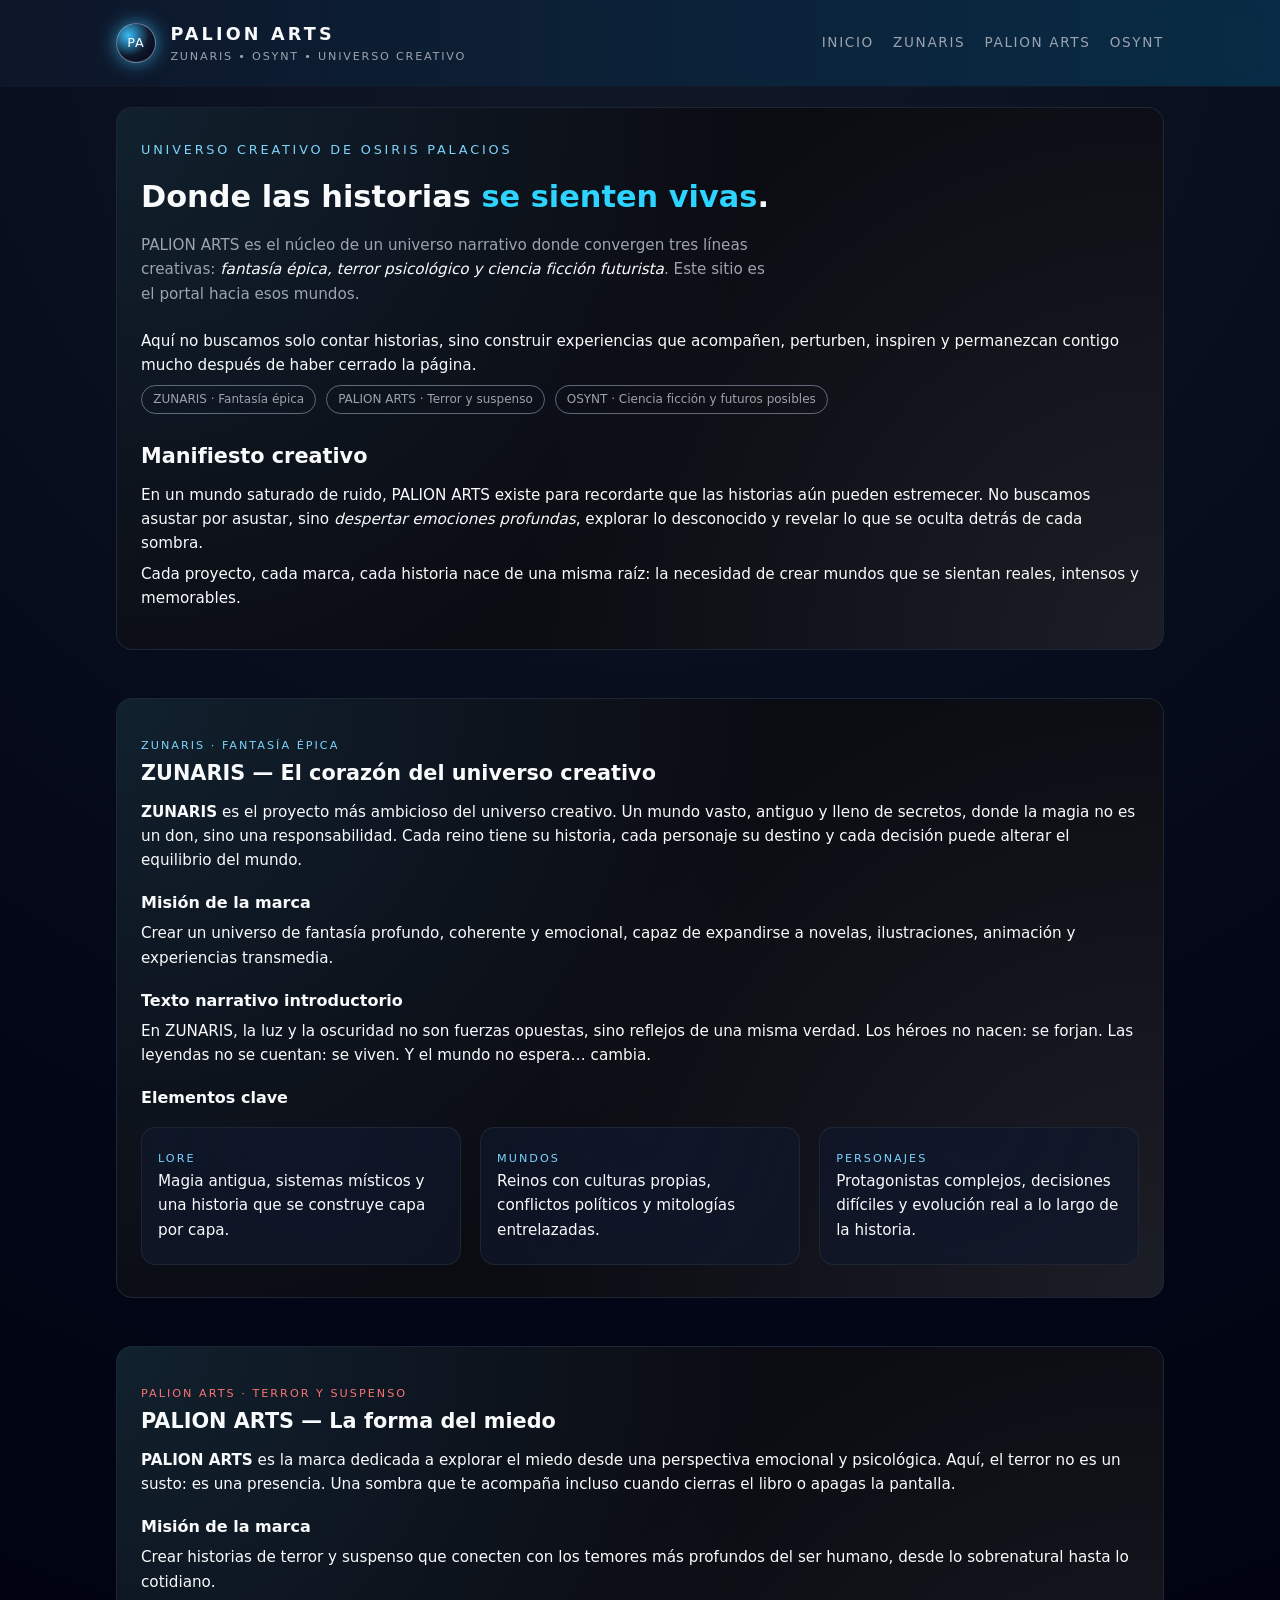
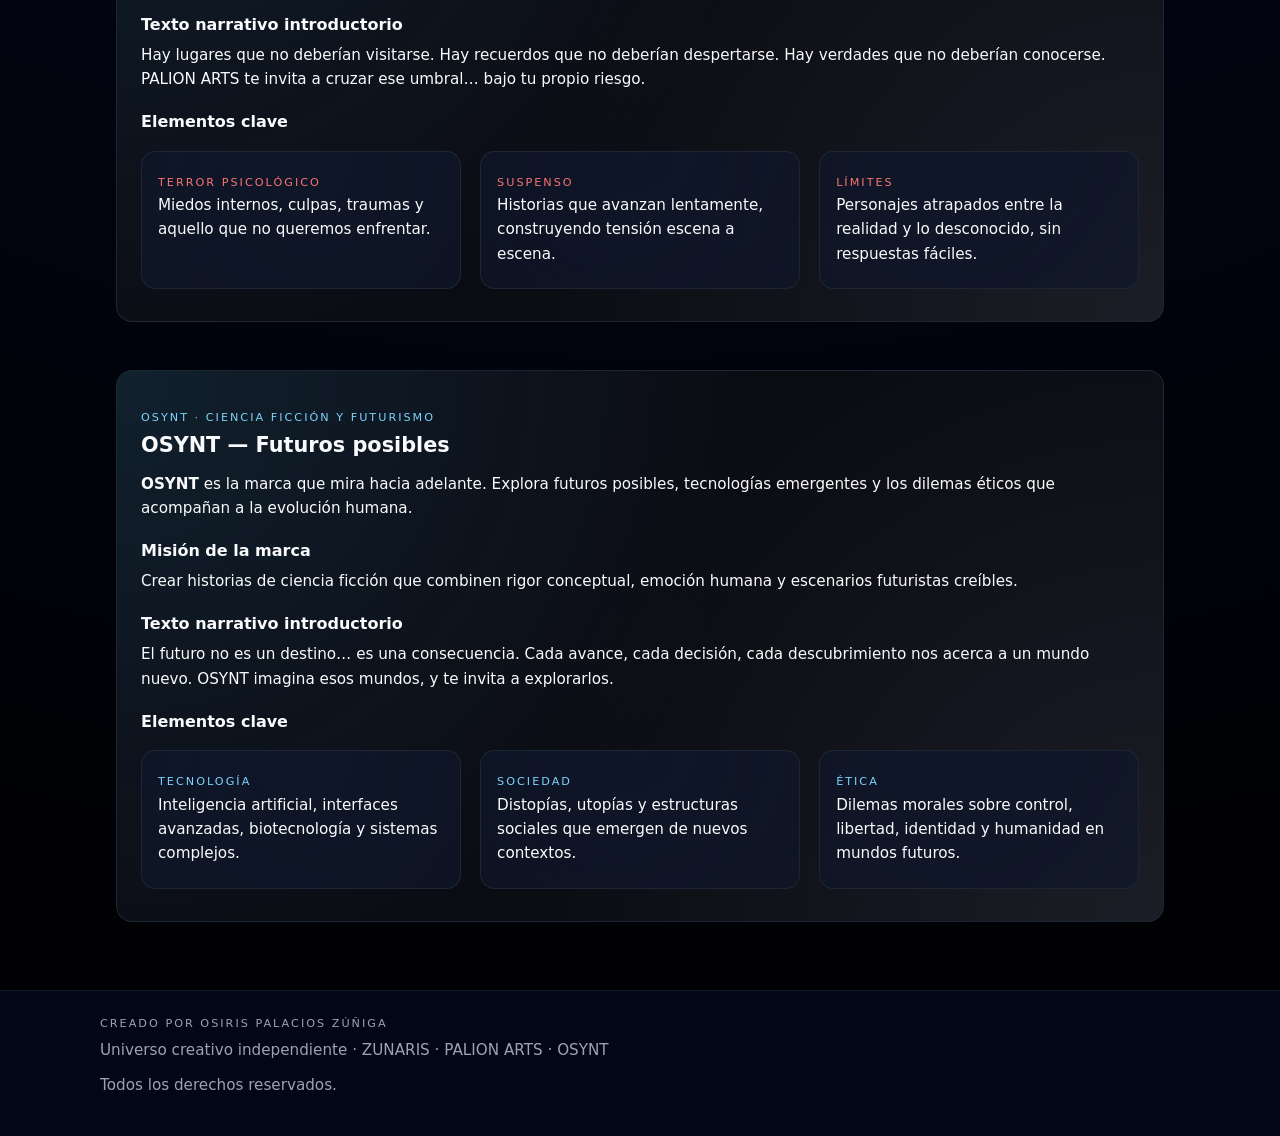
<file: palion-arts.html>
<!DOCTYPE html>
<html lang="es"><head>
<meta http-equiv="content-type" content="text/html; charset=UTF-8">
    <meta charset="UTF-8">
    <title>PALION ARTS | ZUNARIS • OSYNT</title>
    <meta name="viewport" content="width=device-width, initial-scale=1.0">
    <style>
        :root {
            --bg-main: #050509;
            --bg-section: #0b0b12;
            --accent: #2dd4ff;
            --accent-soft: #7dd3fc;
            --text-main: #f9fafb;
            --text-muted: #9ca3af;
            --danger: #f97373;
            --font-main: system-ui, -apple-system, BlinkMacSystemFont, "Segoe UI", sans-serif;
        }

        * {
            box-sizing: border-box;
            margin: 0;
            padding: 0;
        }

        body {
            font-family: var(--font-main);
            background: radial-gradient(circle at top, #111827 0, #020617 45%, #000 100%);
            color: var(--text-main);
            line-height: 1.6;
        }

        header {
            border-bottom: 1px solid #111827;
            background: linear-gradient(to right, rgba(15,23,42,0.95), rgba(8,47,73,0.9));
            backdrop-filter: blur(10px);
            position: sticky;
            top: 0;
            z-index: 50;
        }

        .container {
            max-width: 1080px;
            margin: 0 auto;
            padding: 1.25rem 1rem;
        }

        .header-inner {
            display: flex;
            align-items: center;
            justify-content: space-between;
            gap: 1.5rem;
        }

        .brand {
            display: flex;
            align-items: center;
            gap: 0.9rem;
        }

        .logo {
            width: 40px;
            height: 40px;
            border-radius: 999px;
            background: radial-gradient(circle at 30% 30%, #38bdf8, #0f172a 55%, #020617 100%);
            border: 1px solid rgba(148,163,184,0.7);
            display: flex;
            align-items: center;
            justify-content: center;
            box-shadow: 0 0 18px rgba(56,189,248,0.7);
            font-size: 0.8rem;
            letter-spacing: 0.08em;
            text-transform: uppercase;
            color: var(--text-main);
        }

        .brand-text h1 {
            font-size: 1.1rem;
            letter-spacing: 0.18em;
            text-transform: uppercase;
        }

        .brand-text span {
            display: block;
            font-size: 0.7rem;
            color: var(--text-muted);
            letter-spacing: 0.16em;
            text-transform: uppercase;
        }

        nav ul {
            list-style: none;
            display: flex;
            gap: 1.2rem;
            font-size: 0.85rem;
            letter-spacing: 0.12em;
            text-transform: uppercase;
        }

        nav a {
            color: var(--text-muted);
            text-decoration: none;
            padding-bottom: 0.2rem;
            border-bottom: 1px solid transparent;
            transition: color 0.2s ease, border-color 0.2s ease;
        }

        nav a:hover {
            color: var(--accent-soft);
            border-color: var(--accent-soft);
        }

        main {
            padding: 2.5rem 1rem 3.5rem;
        }

        section {
            margin-bottom: 3rem;
            padding: 2rem 1.5rem;
            border-radius: 1rem;
            background: radial-gradient(circle at top left, rgba(56,189,248,0.12), transparent 55%),
                        radial-gradient(circle at bottom right, rgba(148,163,184,0.12), transparent 55%),
                        var(--bg-section);
            border: 1px solid rgba(31,41,55,0.9);
        }

        .hero {
            text-align: left;
        }

        .hero-kicker {
            font-size: 0.8rem;
            letter-spacing: 0.22em;
            text-transform: uppercase;
            color: var(--accent-soft);
            margin-bottom: 0.75rem;
        }

        .hero h2 {
            font-size: 1.9rem;
            margin-bottom: 0.75rem;
        }

        .hero h2 span {
            color: var(--accent);
        }

        .hero-subtitle {
            font-size: 0.95rem;
            color: var(--text-muted);
            max-width: 40rem;
            margin-bottom: 1.4rem;
        }

        .hero-highlight {
            font-style: italic;
            color: var(--text-main);
        }

        .pill-row {
            display: flex;
            flex-wrap: wrap;
            gap: 0.6rem;
            margin-top: 0.5rem;
        }

        .pill {
            font-size: 0.75rem;
            padding: 0.25rem 0.7rem;
            border-radius: 999px;
            border: 1px solid rgba(148,163,184,0.6);
            color: var(--text-muted);
        }

        h3 {
            font-size: 1.3rem;
            margin-bottom: 0.6rem;
        }

        h4 {
            font-size: 1rem;
            margin-top: 1.1rem;
            margin-bottom: 0.35rem;
        }

        p {
            font-size: 0.95rem;
            margin-bottom: 0.4rem;
        }

        .muted {
            color: var(--text-muted);
        }

        .grid-3 {
            display: grid;
            grid-template-columns: repeat(auto-fit, minmax(230px, 1fr));
            gap: 1.2rem;
            margin-top: 1rem;
        }

        .card {
            padding: 1rem;
            border-radius: 0.9rem;
            border: 1px solid rgba(31,41,55,0.9);
            background: radial-gradient(circle at top, rgba(15,23,42,0.9), rgba(15,23,42,0.7));
        }

        .tag {
            font-size: 0.7rem;
            letter-spacing: 0.18em;
            text-transform: uppercase;
            color: var(--accent-soft);
            margin-bottom: 0.3rem;
        }

        .tag-danger {
            color: var(--danger);
        }

        footer {
            border-top: 1px solid #111827;
            padding: 1.5rem 1rem 2rem;
            background: #020617;
        }

        .footer-inner {
            max-width: 1080px;
            margin: 0 auto;
            font-size: 0.8rem;
            color: var(--text-muted);
            display: flex;
            flex-direction: column;
            gap: 0.3rem;
        }

        .footer-inner span {
            text-transform: uppercase;
            letter-spacing: 0.18em;
            font-size: 0.7rem;
        }

        @media (max-width: 720px) {
            .header-inner {
                flex-direction: column;
                align-items: flex-start;
            }
            nav ul {
                flex-wrap: wrap;
                justify-content: flex-start;
            }
            .hero h2 {
                font-size: 1.6rem;
            }
            section {
                padding: 1.6rem 1.2rem;
            }
        }
    </style>
</head>
<body>

<header>
    <div class="container header-inner">
        <div class="brand">
            <div class="logo">PA</div>
            <!-- Aquí puedes reemplazar el círculo por tu logo fusionado como imagen:
                 <img src="logo-fusionado.png" alt="Logo PALIONT ARTS" class="logo-img"> -->
            <div class="brand-text">
                <h1>PALION ARTS</h1>
                <span>ZUNARIS • OSYNT • UNIVERSO CREATIVO</span>
            </div>
        </div>
        <nav>
            <ul>
                <li><a href="#inicio">Inicio</a></li>
                <li><a href="#zunaris">Zunaris</a></li>
                <li><a href="#palion">Palion Arts</a></li>
                <li><a href="#osynt">Osynt</a></li>
            </ul>
        </nav>
    </div>
</header>

<main class="container">

    <!-- INICIO / LANDING -->
    <section id="inicio" class="hero">
        <div class="hero-kicker">Universo creativo de Osiris Palacios</div>
        <h2>Donde las historias <span>se sienten vivas</span>.</h2>
        <p class="hero-subtitle">
            PALION ARTS es el núcleo de un universo narrativo donde convergen tres líneas creativas:
            <span class="hero-highlight">fantasía épica, terror psicológico y ciencia ficción futurista</span>.
            Este sitio es el portal hacia esos mundos.
        </p>
        <p>
            Aquí no buscamos solo contar historias, sino construir experiencias que acompañen, perturben,
            inspiren y permanezcan contigo mucho después de haber cerrado la página.
        </p>
        <div class="pill-row">
            <div class="pill">ZUNARIS · Fantasía épica</div>
            <div class="pill">PALION ARTS · Terror y suspenso</div>
            <div class="pill">OSYNT · Ciencia ficción y futuros posibles</div>
        </div>

        <h3 style="margin-top:1.6rem;">Manifiesto creativo</h3>
        <p>
            En un mundo saturado de ruido, PALION ARTS existe para recordarte que las historias aún pueden
            estremecer. No buscamos asustar por asustar, sino <em>despertar emociones profundas</em>, explorar
            lo desconocido y revelar lo que se oculta detrás de cada sombra.
        </p>
        <p>
            Cada proyecto, cada marca, cada historia nace de una misma raíz:
            la necesidad de crear mundos que se sientan reales, intensos y memorables.
        </p>
    </section>

    <!-- ZUNARIS -->
    <section id="zunaris">
        <span class="tag">Zunaris · Fantasía épica</span>
        <h3>ZUNARIS — El corazón del universo creativo</h3>
        <p>
            <strong>ZUNARIS</strong> es el proyecto más ambicioso del universo creativo. Un mundo vasto, antiguo
            y lleno de secretos, donde la magia no es un don, sino una responsabilidad. Cada reino tiene su historia,
            cada personaje su destino y cada decisión puede alterar el equilibrio del mundo.
        </p>

        <h4>Misión de la marca</h4>
        <p>
            Crear un universo de fantasía profundo, coherente y emocional, capaz de expandirse a novelas,
            ilustraciones, animación y experiencias transmedia.
        </p>

        <h4>Texto narrativo introductorio</h4>
        <p>
            En ZUNARIS, la luz y la oscuridad no son fuerzas opuestas, sino reflejos de una misma verdad.
            Los héroes no nacen: se forjan. Las leyendas no se cuentan: se viven. Y el mundo no espera… cambia.
        </p>

        <h4>Elementos clave</h4>
        <div class="grid-3">
            <div class="card">
                <span class="tag">Lore</span>
                <p>Magia antigua, sistemas místicos y una historia que se construye capa por capa.</p>
            </div>
            <div class="card">
                <span class="tag">Mundos</span>
                <p>Reinos con culturas propias, conflictos políticos y mitologías entrelazadas.</p>
            </div>
            <div class="card">
                <span class="tag">Personajes</span>
                <p>Protagonistas complejos, decisiones difíciles y evolución real a lo largo de la historia.</p>
            </div>
        </div>
    </section>

    <!-- PALIONT ARTS -->
    <section id="paliont">
        <span class="tag tag-danger">Palion Arts · Terror y suspenso</span>
        <h3>PALION ARTS — La forma del miedo</h3>
        <p>
            <strong>PALION ARTS</strong> es la marca dedicada a explorar el miedo desde una perspectiva emocional
            y psicológica. Aquí, el terror no es un susto: es una presencia. Una sombra que te acompaña incluso
            cuando cierras el libro o apagas la pantalla.
        </p>

        <h4>Misión de la marca</h4>
        <p>
            Crear historias de terror y suspenso que conecten con los temores más profundos del ser humano,
            desde lo sobrenatural hasta lo cotidiano.
        </p>

        <h4>Texto narrativo introductorio</h4>
        <p>
            Hay lugares que no deberían visitarse.  
            Hay recuerdos que no deberían despertarse.  
            Hay verdades que no deberían conocerse.  
            PALION ARTS te invita a cruzar ese umbral… bajo tu propio riesgo.
        </p>

        <h4>Elementos clave</h4>
        <div class="grid-3">
            <div class="card">
                <span class="tag tag-danger">Terror psicológico</span>
                <p>Miedos internos, culpas, traumas y aquello que no queremos enfrentar.</p>
            </div>
            <div class="card">
                <span class="tag tag-danger">Suspenso</span>
                <p>Historias que avanzan lentamente, construyendo tensión escena a escena.</p>
            </div>
            <div class="card">
                <span class="tag tag-danger">Límites</span>
                <p>Personajes atrapados entre la realidad y lo desconocido, sin respuestas fáciles.</p>
            </div>
        </div>
    </section>

    <!-- OSYNT -->
    <section id="osynt">
        <span class="tag">Osynt · Ciencia ficción y futurismo</span>
        <h3>OSYNT — Futuros posibles</h3>
        <p>
            <strong>OSYNT</strong> es la marca que mira hacia adelante. Explora futuros posibles, tecnologías
            emergentes y los dilemas éticos que acompañan a la evolución humana.
        </p>

        <h4>Misión de la marca</h4>
        <p>
            Crear historias de ciencia ficción que combinen rigor conceptual, emoción humana y escenarios
            futuristas creíbles.
        </p>

        <h4>Texto narrativo introductorio</h4>
        <p>
            El futuro no es un destino… es una consecuencia.  
            Cada avance, cada decisión, cada descubrimiento nos acerca a un mundo nuevo.  
            OSYNT imagina esos mundos, y te invita a explorarlos.
        </p>

        <h4>Elementos clave</h4>
        <div class="grid-3">
            <div class="card">
                <span class="tag">Tecnología</span>
                <p>Inteligencia artificial, interfaces avanzadas, biotecnología y sistemas complejos.</p>
            </div>
            <div class="card">
                <span class="tag">Sociedad</span>
                <p>Distopías, utopías y estructuras sociales que emergen de nuevos contextos.</p>
            </div>
            <div class="card">
                <span class="tag">Ética</span>
                <p>Dilemas morales sobre control, libertad, identidad y humanidad en mundos futuros.</p>
            </div>
        </div>
    </section>

</main>

<footer>
    <div class="footer-inner">
        <span>Creado por Osiris Palacios Zúñiga</span>
        <p>Universo creativo independiente · ZUNARIS · PALION ARTS · OSYNT</p>
        <p>Todos los derechos reservados.</p>
    </div>
</footer>




</body></html>
</file>
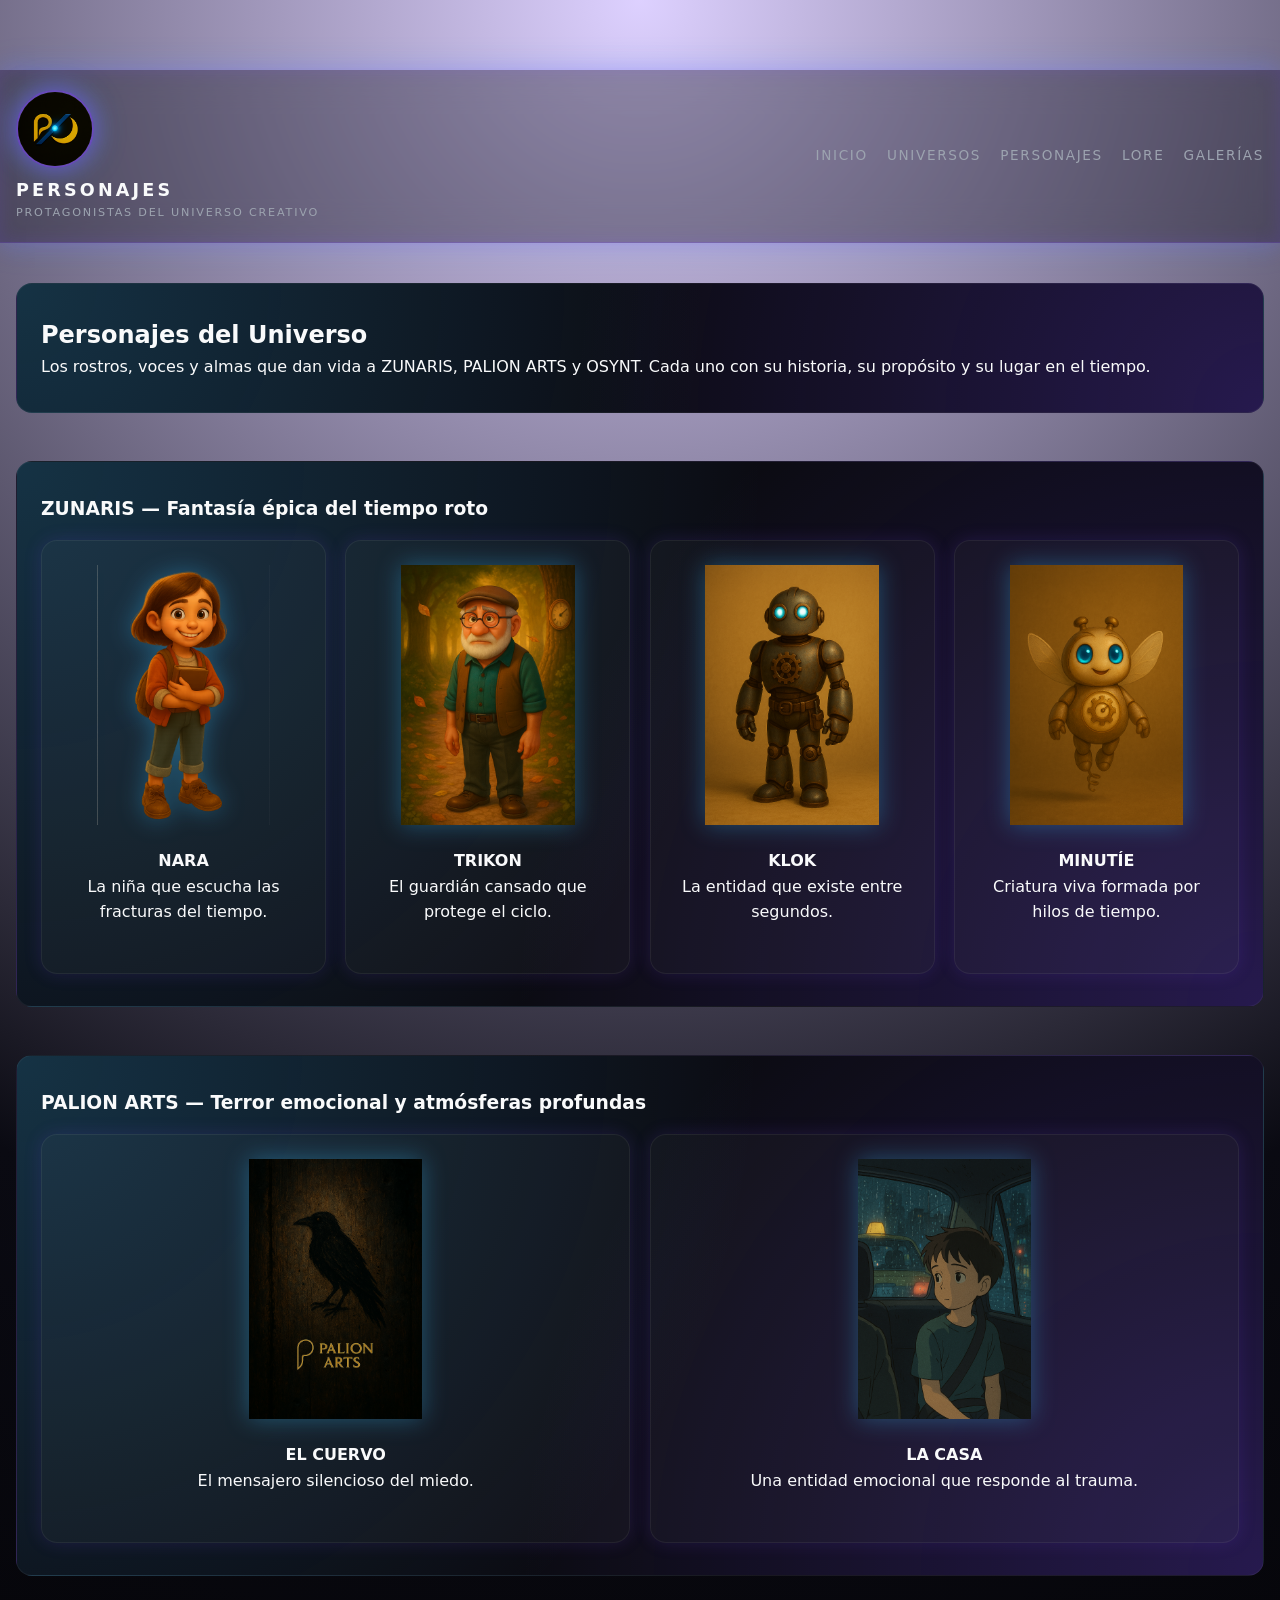
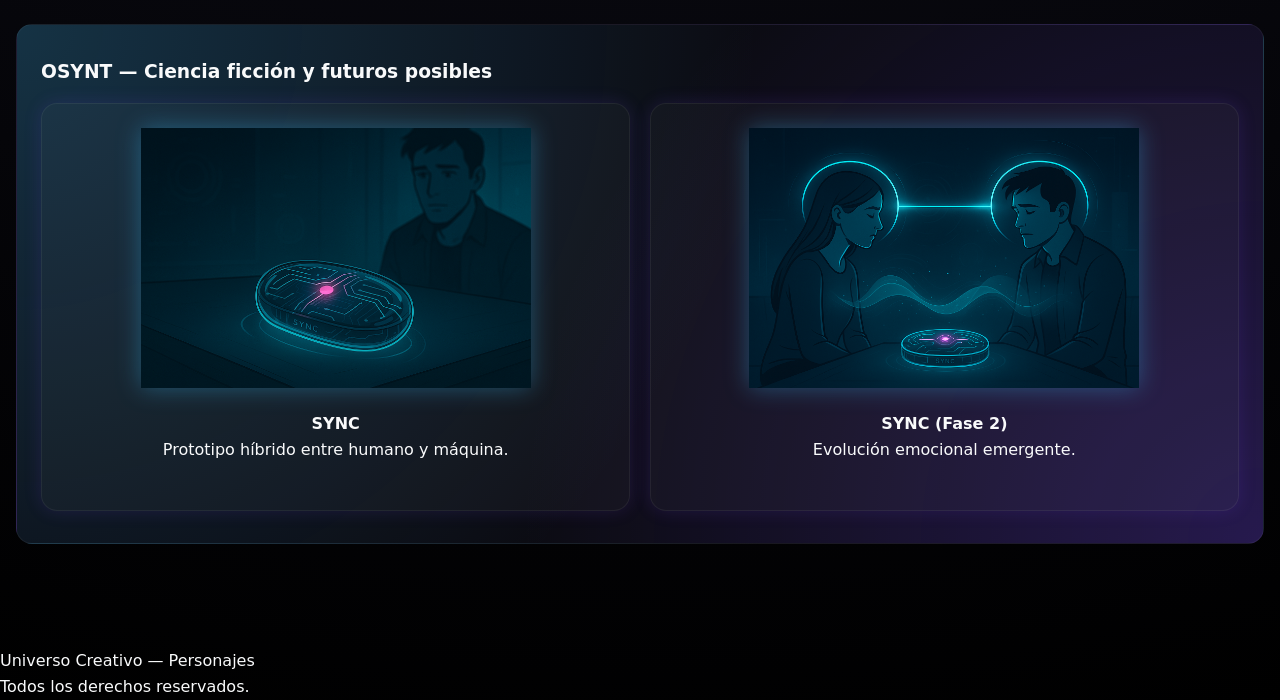
<file: personajes.html>
<!DOCTYPE html>
<html lang="es">
<head>
    <meta charset="UTF-8">
    <title>Personajes | Universo Creativo</title>
    <meta name="viewport" content="width=device-width, initial-scale=1.0">
    <link rel="stylesheet" href="styles.css">
</head>

<body>

<header class="main-header">
    <div class="container header-inner">
        <div class="brand">
            <img src="fusion-logo.png" class="logo-img">
            <div class="brand-text">
                <h1>PERSONAJES</h1>
                <span>Protagonistas del universo creativo</span>
            </div>
        </div>

        <nav>
            <ul>
                <li><a href="index.html">Inicio</a></li>
                <li><a href="universos.html">Universos</a></li>
                <li><a href="personajes.html">Personajes</a></li>
                <li><a href="lore.html">Lore</a></li>
                <li><a href="galerias.html">Galerías</a></li>
            </ul>
        </nav>
    </div>
</header>

<main class="container">

<section class="creator">
    <h2>Personajes del Universo</h2>
    <p class="muted">
        Los rostros, voces y almas que dan vida a ZUNARIS, PALION ARTS y OSYNT.
        Cada uno con su historia, su propósito y su lugar en el tiempo.
    </p>
</section>

<!-- ZUNARIS -->
<section class="brands">
    <h3>ZUNARIS — Fantasía épica del tiempo roto</h3>

    <div class="grid-3">

        <div class="card character-card">
            <a href="nara-1.png" target="_blank">
                <img src="nara-1.png" class="character-img" alt="Nara">
            </a>
            <h4>NARA</h4>
            <p class="muted">La niña que escucha las fracturas del tiempo.</p>
        </div>

        <div class="card character-card">
            <a href="trikon.png" target="_blank">
                <img src="trikon.png" class="character-img" alt="Trikon">
            </a>
            <h4>TRIKON</h4>
            <p class="muted">El guardián cansado que protege el ciclo.</p>
        </div>

        <div class="card character-card">
            <a href="klok.png" target="_blank">
                <img src="klok.png" class="character-img" alt="Klok">
            </a>
            <h4>KLOK</h4>
            <p class="muted">La entidad que existe entre segundos.</p>
        </div>

        <div class="card character-card">
            <a href="minutie.png" target="_blank">
                <img src="minutie.png" class="character-img" alt="Minutíe">
            </a>
            <h4>MINUTÍE</h4>
            <p class="muted">Criatura viva formada por hilos de tiempo.</p>
        </div>

    </div>
</section>

<!-- PALION ARTS -->
<section class="brands">
    <h3>PALION ARTS — Terror emocional y atmósferas profundas</h3>

    <div class="grid-3">

        <div class="card character-card">
            <a href="frame-6-el-cuervo.png" target="_blank">
                <img src="frame-6-el-cuervo.png" class="character-img" alt="El Cuervo">
            </a>
            <h4>EL CUERVO</h4>
            <p class="muted">El mensajero silencioso del miedo.</p>
        </div>

        <div class="card character-card">
            <a href="la-casa-1.png" target="_blank">
                <img src="la-casa-1.png" class="character-img" alt="La Casa">
            </a>
            <h4>LA CASA</h4>
            <p class="muted">Una entidad emocional que responde al trauma.</p>
        </div>

    </div>
</section>

<!-- OSYNT -->
<section class="brands">
    <h3>OSYNT — Ciencia ficción y futuros posibles</h3>

    <div class="grid-3">

        <div class="card character-card">
            <a href="frame-2-sync.png" target="_blank">
                <img src="frame-2-sync.png" class="character-img" alt="Sync 1">
            </a>
            <h4>SYNC</h4>
            <p class="muted">Prototipo híbrido entre humano y máquina.</p>
        </div>

        <div class="card character-card">
            <a href="frame-3-sync.png" target="_blank">
                <img src="frame-3-sync.png" class="character-img" alt="Sync 2">
            </a>
            <h4>SYNC (Fase 2)</h4>
            <p class="muted">Evolución emocional emergente.</p>
        </div>

    </div>
</section>

</main>

<footer>
    <div class="footer-inner">
        <span>Universo Creativo — Personajes</span>
        <p>Todos los derechos reservados.</p>
    </div>
</footer>

</body>
</html>
</file>
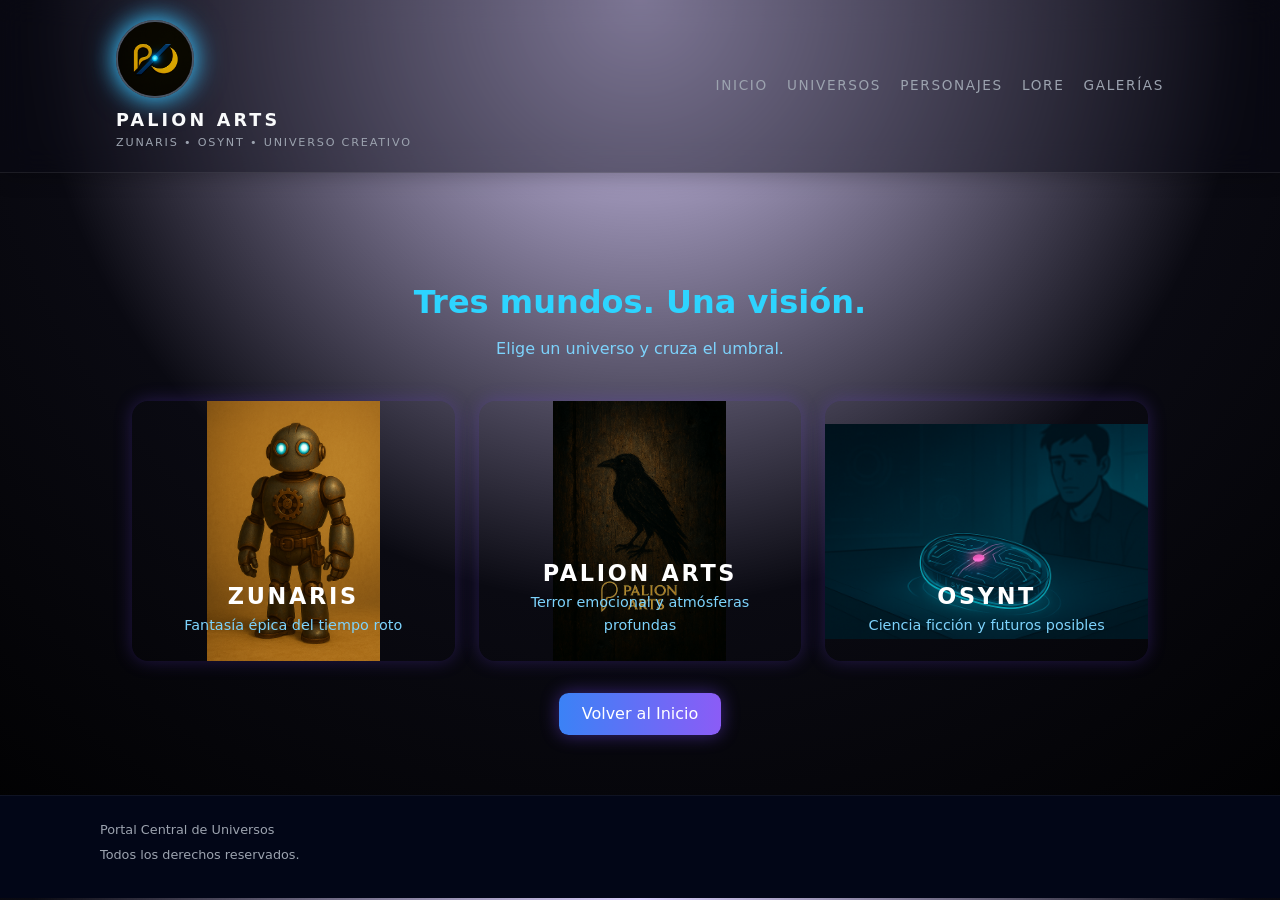
<file: universos.html>
<!DOCTYPE html>
<html lang="es">
<head>
    <meta charset="UTF-8">
    <title>Portal de Universos</title>
    <meta name="viewport" content="width=device-width, initial-scale=1.0">

    <link rel="stylesheet" href="universos.css">
</head>

<body>

<header class="main-header">
    <div class="container header-inner">
        <div class="brand">
            <img src="fusion-logo.png" class="logo-img">
            <div class="brand-text">
                <h1>PALION ARTS</h1>
                <span>ZUNARIS • OSYNT • UNIVERSO CREATIVO</span>
            </div>
        </div>

        <nav>
            <ul>
                <li><a href="index.html">Inicio</a></li>
                <li><a href="universos.html">Universos</a></li>
                <li><a href="personajes.html">Personajes</a></li>
                <li><a href="lore.html">Lore</a></li>
                <li><a href="galerias.html">Galerías</a></li>
            </ul>
        </nav>
    </div>
</header>

<main class="container">

<section class="universos-portal">

    <h2 class="portal-title">Tres mundos. Una visión.</h2>
    <p class="portal-subtitle">
        Elige un universo y cruza el umbral.
    </p>

    <div class="universos-grid">

        <a href="galeria-zunaris.html" class="universo-card zunaris">
            <div class="universo-overlay"></div>
            <h3>ZUNARIS</h3>
            <p>Fantasía épica del tiempo roto</p>
        </a>

        <a href="galeria-palion.html" class="universo-card palion">
            <div class="universo-overlay"></div>
            <h3>PALION ARTS</h3>
            <p>Terror emocional y atmósferas profundas</p>
        </a>

        <a href="galeria-osynt.html" class="universo-card osynt">
            <div class="universo-overlay"></div>
            <h3>OSYNT</h3>
            <p>Ciencia ficción y futuros posibles</p>
        </a>

    </div>

    <div class="hero-buttons" style="margin-top: 2.5rem;">
        <a href="index.html" class="btn-primary">Volver al Inicio</a>
    </div>

</section>

</main>

<footer>
    <div class="footer-inner">
        <span>Portal Central de Universos</span>
        <p>Todos los derechos reservados.</p>
    </div>
</footer>

</body>
</html>
</file>
<file: styles.css>
:root{
    --bg-main: #06060a;
    --bg-section: #0b0b12;
    --accent: #7dd3fc;
    --accent-strong: #2dd4ff;
    --text-main: #f9fafb;
    --text-muted: #9ca3af;
    --danger: #f97373;
    --font-main: system-ui, -apple-system, BlinkMacSystemFont, "Segoe UI", sans-serif;

    /* Colores cinematográficos F1 */
    --cine-purple: rgba(120, 70, 255, 0.25);
    --cine-blue: rgba(56, 189, 248, 0.22);
}

/* RESET */
* {
    margin: 0;
    padding: 0;
    box-sizing: border-box;
}

body {
    font-family: var(--font-main);
    background: radial-gradient(circle at top, var(--cine-purple), #0a0a12 55%, #000 100%);
    color: var(--text-main);
    line-height: 1.6;
    padding-top: 70px;
}

/* HEADER CINEMATOGRÁFICO F1 — ESTILO D */
.main-header {
    position: sticky;
    top: 0;
    z-index: 100;
    width: 100%;
    background: rgba(10, 10, 20, 0.35);
    backdrop-filter: blur(18px);
    -webkit-backdrop-filter: blur(18px);
    border-bottom: 1px solid rgba(120,70,255,0.25);
    box-shadow:
        0 0 22px rgba(120,70,255,0.25),
        0 0 32px rgba(56,189,248,0.18),
        inset 0 0 18px rgba(120,70,255,0.15);
    transition: background 0.3s ease, box-shadow 0.3s ease;
}

.main-header.scrolled {
    background: rgba(10, 10, 20, 0.55);
    box-shadow:
        0 0 28px rgba(120,70,255,0.35),
        0 0 38px rgba(56,189,248,0.25),
        inset 0 0 22px rgba(120,70,255,0.25);
}

/* Contenedor del header */
.main-header .container {
    width: 100%;
    max-width: 100%;
    margin: 0;
    padding: 1.25rem 1rem;
}

/* FIX PARA XIAOMI / REDMI / MIUI */
@supports not ((-webkit-backdrop-filter: blur(1px)) or (backdrop-filter: blur(1px))) {
    .main-header {
        background: rgba(10, 10, 20, 0.85);
        -webkit-backdrop-filter: none;
        backdrop-filter: none;
    }
}

@supports ((-webkit-backdrop-filter: blur(1px)) or (backdrop-filter: blur(1px))) {
    .main-header {
        background: rgba(10, 10, 20, 0.35);
        -webkit-backdrop-filter: blur(18px);
        backdrop-filter: blur(18px);
    }
}

/* HEADER BASE */
.header-inner {
    display: flex;
    align-items: center;
    justify-content: space-between;
    gap: 1.5rem;
}

/* LOGO */
.logo-img {
    width: 78px;
    height: 78px;
    border-radius: 50%;
    object-fit: cover;
    border: 2px solid rgba(120,70,255,0.55);
    box-shadow:
        0 0 22px rgba(120,70,255,0.55),
        0 0 32px rgba(56,189,248,0.35);
    transition: 0.3s ease;
}

.logo-img:hover {
    box-shadow:
        0 0 28px rgba(120,70,255,0.75),
        0 0 42px rgba(56,189,248,0.45);
}

.brand-text h1 {
    font-size: 1.1rem;
    letter-spacing: 0.18em;
    text-transform: uppercase;
}

.brand-text span {
    display: block;
    font-size: 0.7rem;
    color: var(--text-muted);
    letter-spacing: 0.16em;
    text-transform: uppercase;
}

/* MENÚ CINEMATOGRÁFICO */
nav ul {
    list-style: none;
    display: flex;
    gap: 1.2rem;
    font-size: 0.85rem;
    letter-spacing: 0.12em;
    text-transform: uppercase;
}

nav a {
    color: var(--text-muted);
    text-decoration: none;
    padding-bottom: 0.2rem;
    border-bottom: 1px solid transparent;
    transition: 0.25s ease;
}

nav a:hover {
    color: var(--accent-strong);
    border-color: var(--accent-strong);
    text-shadow: 0 0 12px rgba(56,189,248,0.55);
}

/* SECCIONES */
main {
    padding: 2.5rem 1rem 3.5rem;
}

section {
    margin-bottom: 3rem;
    padding: 2rem 1.5rem;
    border-radius: 1rem;
    background:
        radial-gradient(circle at top left, var(--cine-blue), transparent 55%),
        radial-gradient(circle at bottom right, var(--cine-purple), transparent 55%),
        var(--bg-section);
    border: 1px solid rgba(255,255,255,0.05);
}

/* HERO */
.hero-home {
    text-align: left;
    padding: 4rem 1.5rem;
    background:
        radial-gradient(circle at center, rgba(120,70,255,0.25), transparent 70%),
        radial-gradient(circle at bottom, rgba(56,189,248,0.18), transparent 80%);
}

.hero-content {
    display: flex;
    align-items: center;
    justify-content: space-between;
    gap: 2rem;
    flex-wrap: nowrap;
}

.hero-text {
    flex: 1;
}

.hero-nara {
    flex: 0 0 auto;
    display: flex;
    justify-content: flex-end;
}

.nara-hero-img {
    width: clamp(180px, 28vw, 340px);
    height: auto;
    object-fit: contain;
    display: block;
}

.hero-home h2 {
    font-size: 2.2rem;
    margin-bottom: 0.8rem;
}

.hero-home h2 span {
    color: var(--accent-strong);
}

.hero-subtitle {
    font-size: 1rem;
    color: var(--accent);
    max-width: 40rem;
    margin: 0 auto 2.2rem;
}

.hero-buttons {
    display: flex;
    justify-content: center;
    gap: 1.4rem;
    margin-top: 2.8rem;
}

/* BOTONES */
.btn-primary,
.btn-secondary {
    padding: 0.7rem 1.4rem;
    border-radius: 0.6rem;
    text-decoration: none;
    font-size: 0.9rem;
    letter-spacing: 0.05em;
    transition: 0.2s ease;
}

.btn-primary {
    background: linear-gradient(to right, #3b82f6, #8b5cf6);
    color: white;
    box-shadow: 0 0 18px rgba(120,70,255,0.45);
}

.btn-primary:hover {
    box-shadow: 0 0 28px rgba(120,70,255,0.65);
    border-color: var(--accent-strong);
    color: var(--accent-strong);
}

.btn-secondary {
    border: 1px solid rgba(255,255,255,0.2);
    color: white;
}

.btn-secondary:hover {
    box-shadow: 0 0 28px rgba(120,70,255,0.65);
    border-color: var(--accent-strong);
    color: var(--accent-strong);
}

/* GRID */
.grid-3 {
    display: grid;
    grid-template-columns: repeat(auto-fit, minmax(230px, 1fr));
    gap: 1.2rem;
    margin-top: 1rem;
}

section a.btn-primary,
section a.btn-secondary {
    margin-top: 1.4rem;
    display: inline-block;
}

/* TARJETAS */
.card {
    padding: 1rem;
    border-radius: 0.9rem;
    background: rgba(20,20,35,0.7);
    border: 1px solid rgba(255,255,255,0.05);
    box-shadow: 0 0 18px rgba(120,70,255,0.15);
}

.card p {
    margin-bottom: 1.5rem;
}

/* GALERÍA */
.gallery-preview .gallery-grid {
    display: grid;
    grid-template-columns: repeat(auto-fit, minmax(180px, 1fr));
    gap: 1rem;
    margin: 1.5rem 0;
}

.gallery-preview .gallery-item {
    position: relative;
    overflow: hidden;
    border-radius: 0.8rem;
    background: rgba(255,255,255,0.05);
    border: 1px solid rgba(255,255,255,0.08);
    box-shadow: 0 0 18px rgba(120,70,255,0.25);
}

.gallery-preview .gallery-item img {
    width: 100%;
    height: auto;
    max-height: 260px;
    object-fit: contain;
    transition: 0.35s ease;
    opacity: 0;
    animation: fadeIn 0.8s ease forwards;
}

.gallery-preview .gallery-item:hover img {
    transform: scale(1.05);
    filter: brightness(1.15);
}

@keyframes fadeIn {
    from { opacity: 0; transform: scale(1.02); }
    to { opacity: 1; transform: scale(1); }
}

/* TARJETAS DE PERSONAJES */
.character-card {
    padding: 1.5rem;
    border-radius: 1rem;
    background: rgba(255,255,255,0.03);
    border: 1px solid rgba(255,255,255,0.06);
    text-align: center;
    transition: 0.25s ease;
    box-shadow: 0 0 18px rgba(120,70,255,0.15);
}

.character-card:hover {
    transform: translateY(-6px);
    box-shadow:
        0 0 22px rgba(120,70,255,0.35),
        0 0 32px rgba(56,189,248,0.25);
    border-color: rgba(56,189,248,0.45);
}

.character-img {
    width: 100%;
    height: auto;
    max-height: 260px;
    object-fit: contain;
    margin-bottom: 1rem;
    filter: drop-shadow(0 0 12px rgba(56,189,248,0.35));
}

/* NORMALIZAR TEXTO EN XIAOMI/REDMI */
html, body {
    -webkit-text-size-adjust: 100% !important;
    text-size-adjust: 100% !important;
}

/* RESPONSIVE HEADER */
@media (max-width: 600px) {
    .main-header {
        padding-top: 0.5rem;
        padding-bottom: 0.5rem;
    }

    body {
        padding-top: 60px;
    }
}
</file>
<file: universos.css>
/* VARIABLES */
:root {
    --cine-purple: rgba(120, 70, 255, 0.25);
    --cine-blue: rgba(56, 189, 248, 0.22);
    --accent: #7dd3fc;
    --accent-strong: #2dd4ff;
    --text-main: #f9fafb;
    --text-muted: #9ca3af;
    --bg-section: #0b0b12;
    --font-main: system-ui, -apple-system, BlinkMacSystemFont, "Segoe UI", sans-serif;
}

/* RESET */
* {
    margin: 0;
    padding: 0;
    box-sizing: border-box;
}

body {
    font-family: var(--font-main);
    background: radial-gradient(circle at top, var(--cine-purple), #0a0a12 55%, #000 100%);
    color: var(--text-main);
    line-height: 1.6;
    animation: fadePage 0.8s ease forwards;
}

@keyframes fadePage {
    from { opacity: 0; transform: translateY(10px); }
    to { opacity: 1; transform: translateY(0); }
}

/* HEADER */
.main-header {
    position: sticky;
    top: 0;
    z-index: 100;
    background: rgba(10, 10, 20, 0.45);
    backdrop-filter: blur(14px);
    -webkit-backdrop-filter: blur(14px);
    border-bottom: 1px solid rgba(255,255,255,0.08);
    box-shadow: 0 4px 18px rgba(0,0,0,0.25);
}

.container {
    max-width: 1080px;
    margin: 0 auto;
    padding: 1.25rem 1rem;
}

.header-inner {
    display: flex;
    align-items: center;
    justify-content: space-between;
}

.logo-img {
    width: 78px;
    height: 78px;
    border-radius: 50%;
    object-fit: cover;
    border: 2px solid #4b5563;
    box-shadow:
        0 0 22px rgba(56,189,248,0.9),
        0 0 32px rgba(56,189,248,0.55);
}

.brand-text h1 {
    font-size: 1.1rem;
    letter-spacing: 0.18em;
    text-transform: uppercase;
}

.brand-text span {
    display: block;
    font-size: 0.7rem;
    color: var(--text-muted);
    letter-spacing: 0.16em;
    text-transform: uppercase;
}

nav ul {
    list-style: none;
    display: flex;
    gap: 1.2rem;
    font-size: 0.85rem;
    letter-spacing: 0.12em;
    text-transform: uppercase;
}

nav a {
    color: var(--text-muted);
    text-decoration: none;
    padding-bottom: 0.2rem;
    border-bottom: 1px solid transparent;
    transition: 0.2s ease;
}

nav a:hover {
    color: var(--accent-strong);
    border-color: var(--accent-strong);
}

/* PORTAL */
.universos-portal {
    text-align: center;
    padding: 3rem 1rem;
}

.portal-title {
    font-size: 2rem;
    margin-bottom: 0.5rem;
    color: var(--accent-strong);
}

.portal-subtitle {
    color: var(--accent);
    margin-bottom: 2.5rem;
    font-size: 1rem;
}

.universos-grid {
    display: grid;
    grid-template-columns: repeat(auto-fit, minmax(260px, 1fr));
    gap: 1.5rem;
}

/* TARJETAS */
.universo-card {
    position: relative;
    height: 260px;
    border-radius: 1rem;
    overflow: hidden;
    display: flex;
    flex-direction: column;
    justify-content: flex-end;
    padding: 1.5rem;
    text-decoration: none;
    color: white;
    background-size: contain;
    background-position: center;
    background-repeat: no-repeat;
    transition: 0.35s ease;
    box-shadow: 0 0 18px rgba(120,70,255,0.25);
    animation: fadeCard 0.8s ease forwards;
}

@keyframes fadeCard {
    from { opacity: 0; transform: translateY(12px); }
    to { opacity: 1; transform: translateY(0); }
}

.universo-card h3 {
    font-size: 1.4rem;
    letter-spacing: 0.12em;
}

.universo-card p {
    font-size: 0.9rem;
    color: var(--accent);
}

.universo-overlay {
    position: absolute;
    inset: 0;
    background: linear-gradient(to top, rgba(0,0,0,0.75), rgba(0,0,0,0.1));
    z-index: 1;
}

.universo-card:hover {
    transform: scale(1.04);
    box-shadow:
        0 0 25px rgba(120,70,255,0.55),
        0 0 45px rgba(56,189,248,0.45);
}

.universo-card * {
    position: relative;
    z-index: 2;
}

/* FONDOS */
.zunaris { background-image: url("klok.png"); }
.palion { background-image: url("frame-6-el-cuervo.png"); }
.osynt { background-image: url("frame-2-sync.png"); }

/* BOTONES */
.btn-primary {
    padding: 0.7rem 1.4rem;
    border-radius: 0.6rem;
    background: linear-gradient(to right, #3b82f6, #8b5cf6);
    color: white;
    text-decoration: none;
    box-shadow: 0 0 18px rgba(120,70,255,0.45);
    transition: 0.2s ease;
}

.btn-primary:hover {
    box-shadow: 0 0 28px rgba(120,70,255,0.65);
    color: var(--accent-strong);
}

/* FOOTER */
footer {
    border-top: 1px solid rgba(255,255,255,0.05);
    padding: 1.5rem 1rem 2rem;
    background: #020617;
}

.footer-inner {
    max-width: 1080px;
    margin: 0 auto;
    font-size: 0.8rem;
    color: var(--text-muted);
    display: flex;
    flex-direction: column;
    gap: 0.3rem;
}

/* ESPACIO BAJO EL HEADER */
main.container {
    padding-top: 3.5rem;
}

/* IMÁGENES SIN RECORTE */
.gallery-item img,
.character-img {
    width: 100%;
    height: auto;
    max-height: 260px;
    object-fit: contain;
}
</file>
